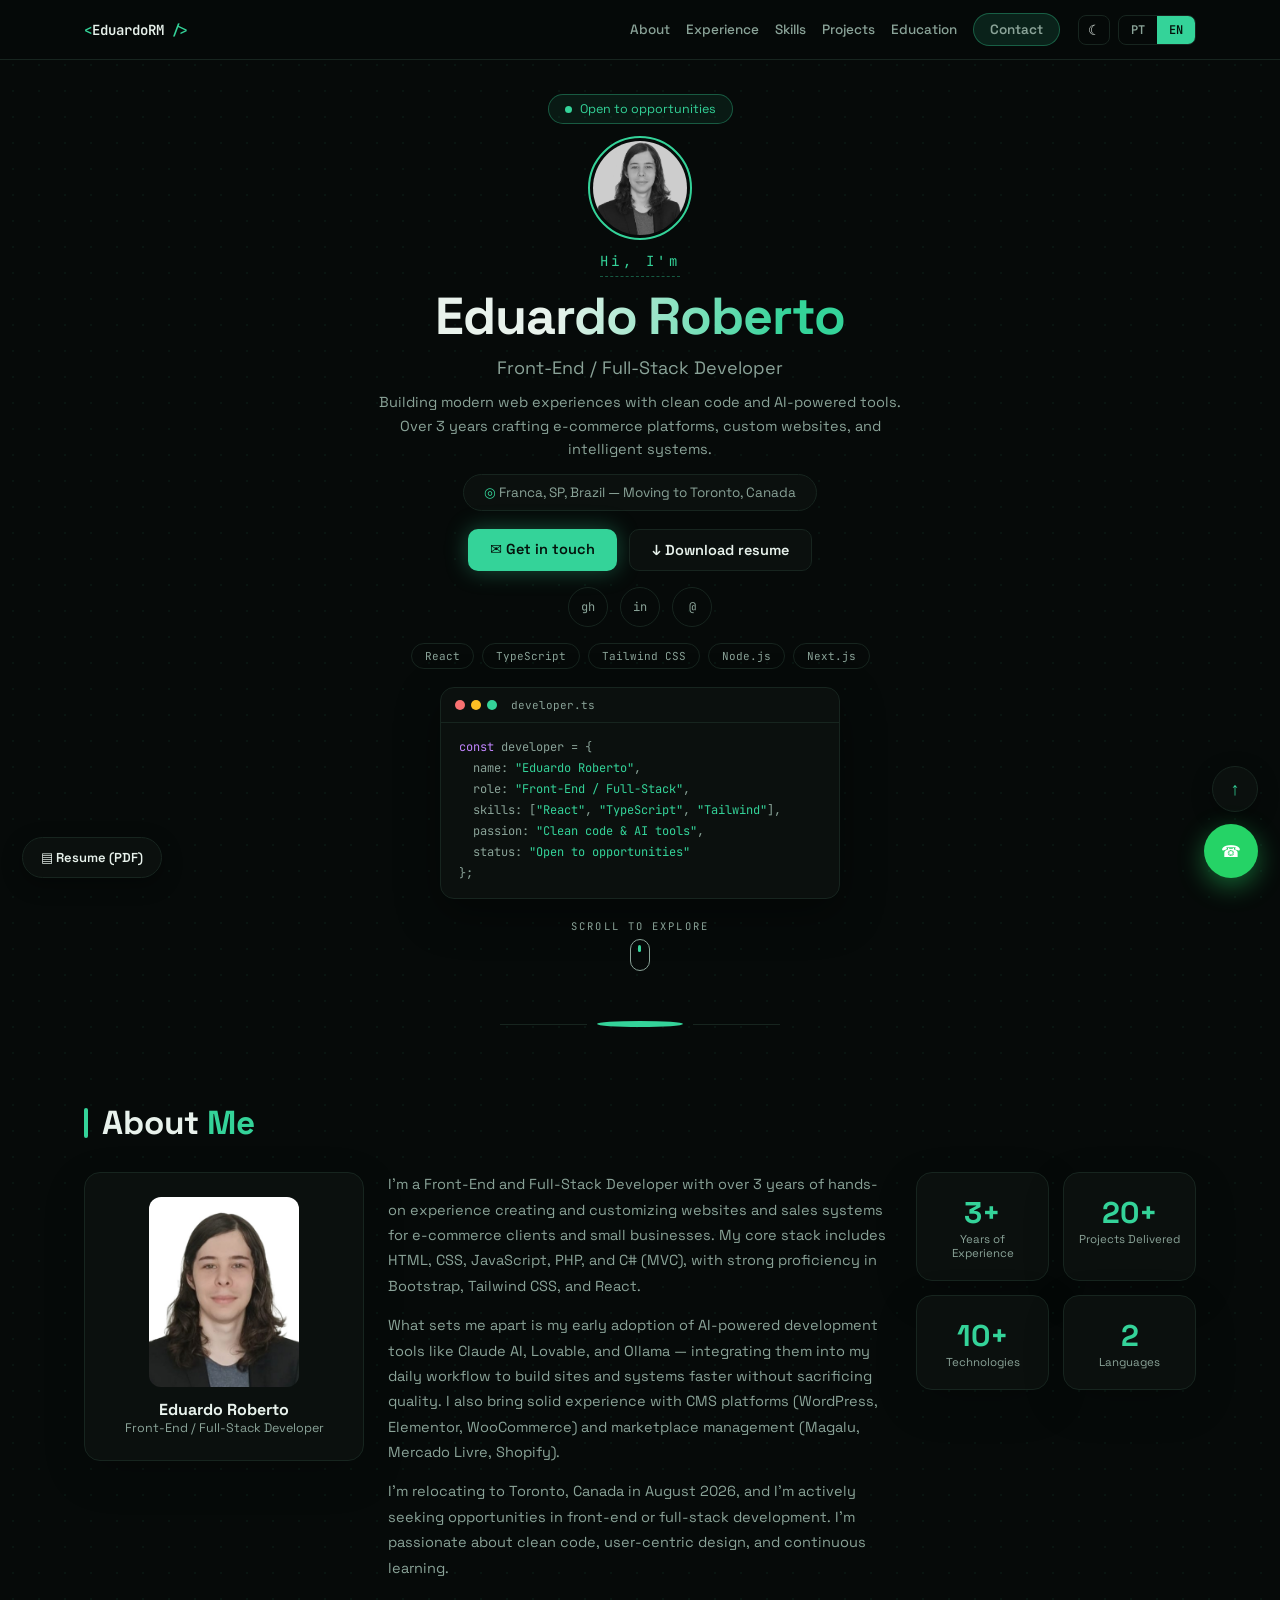
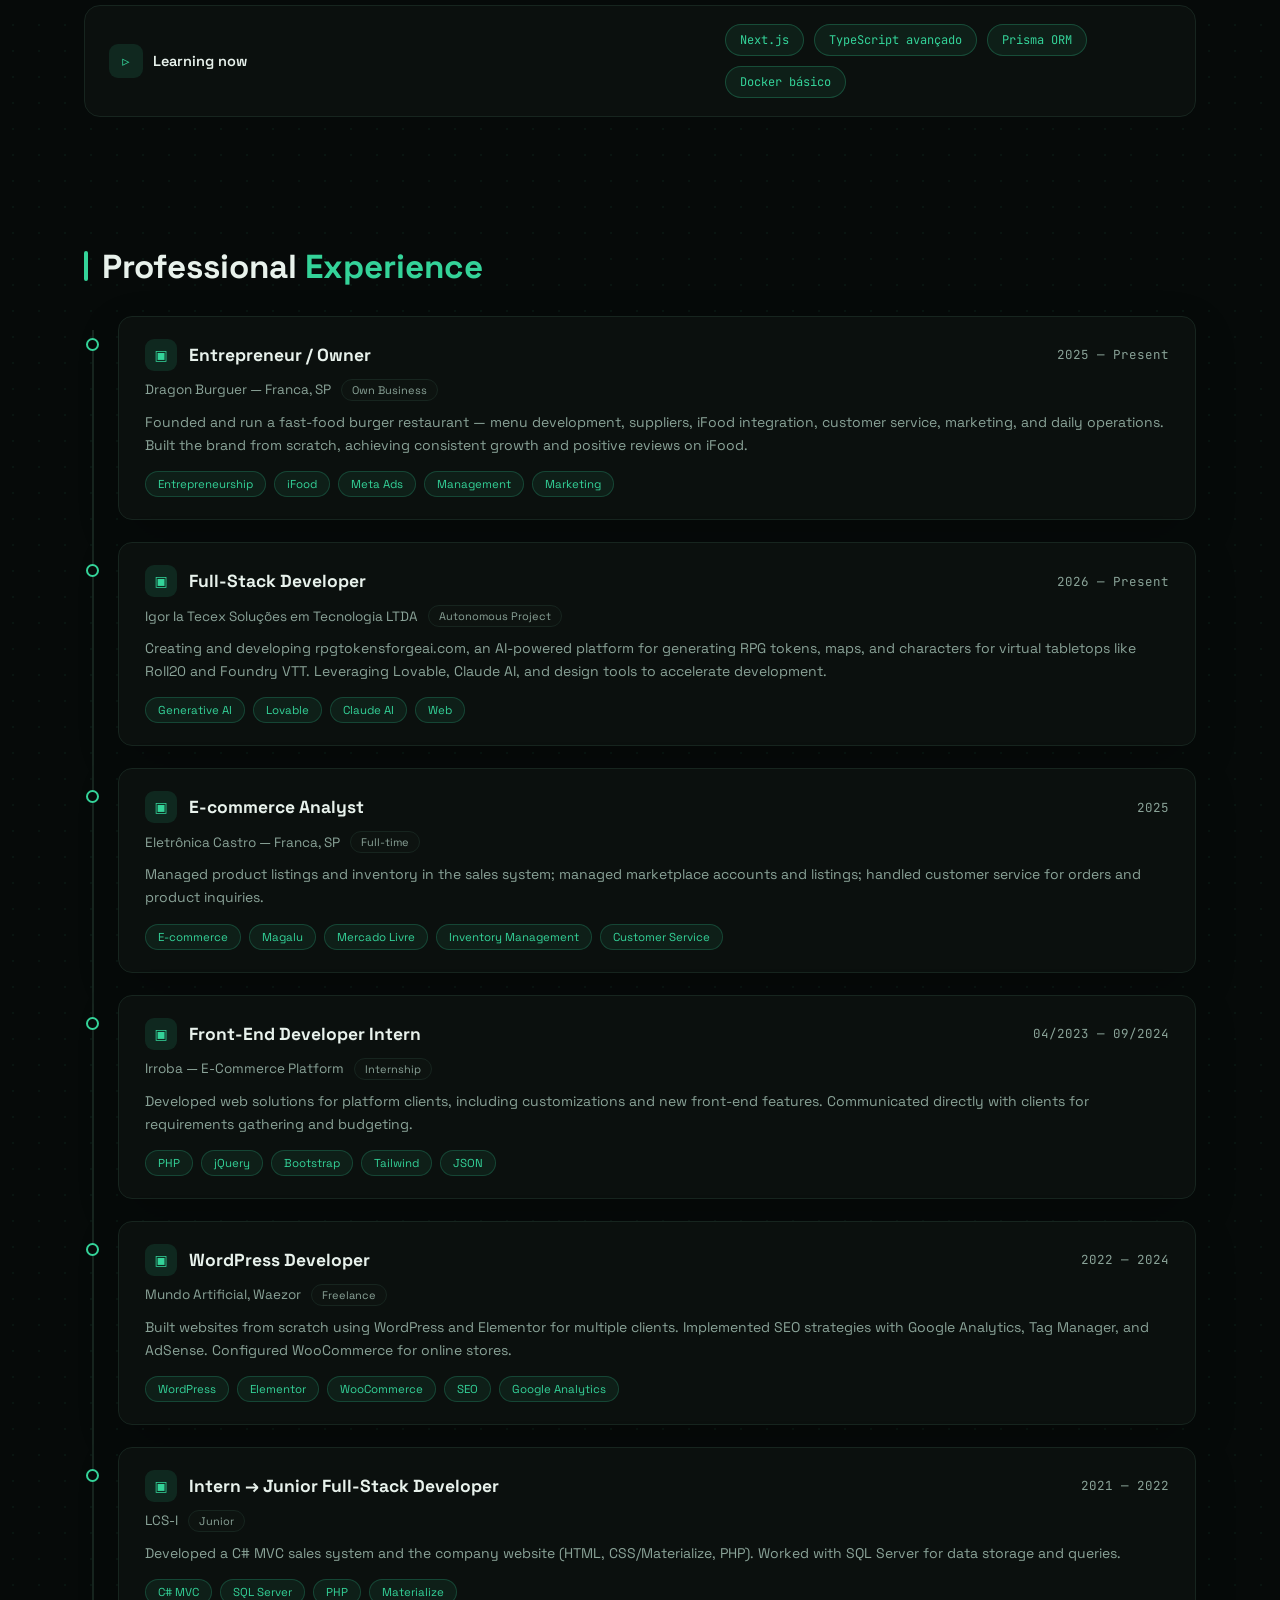
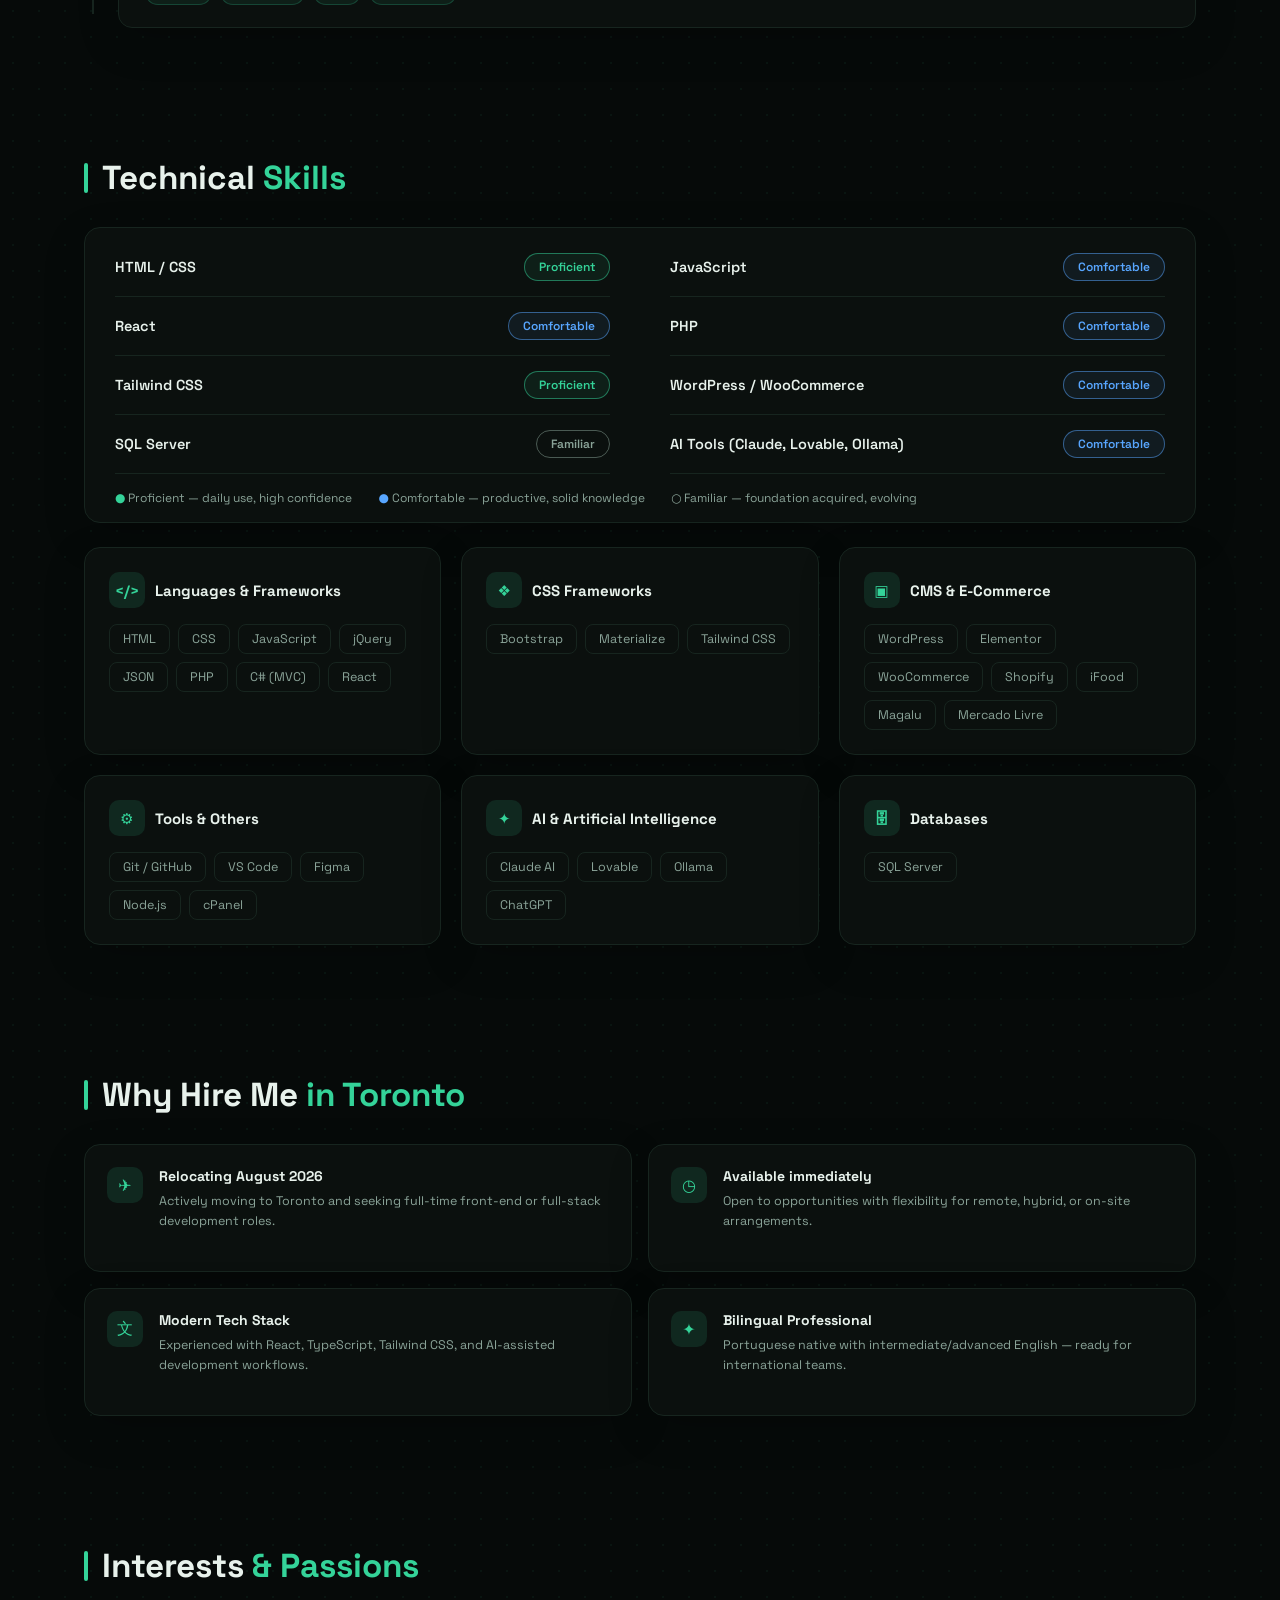
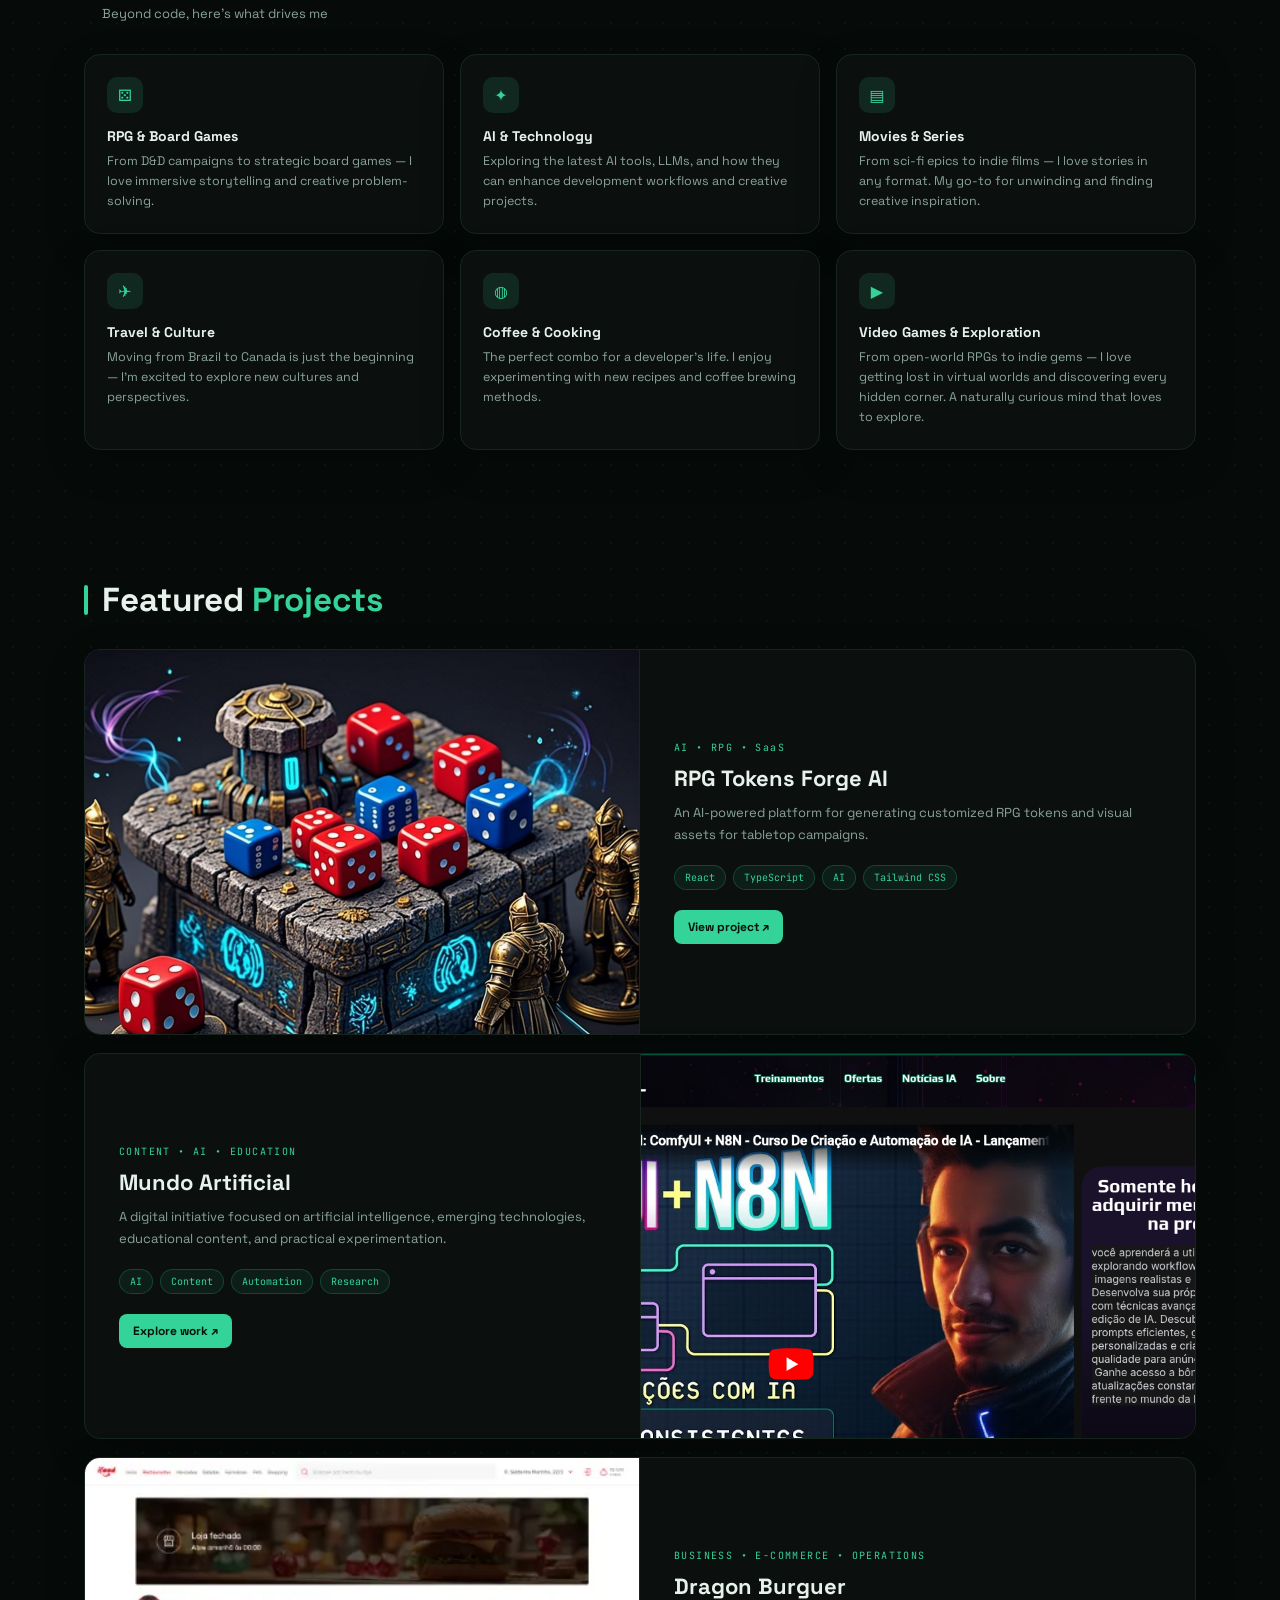
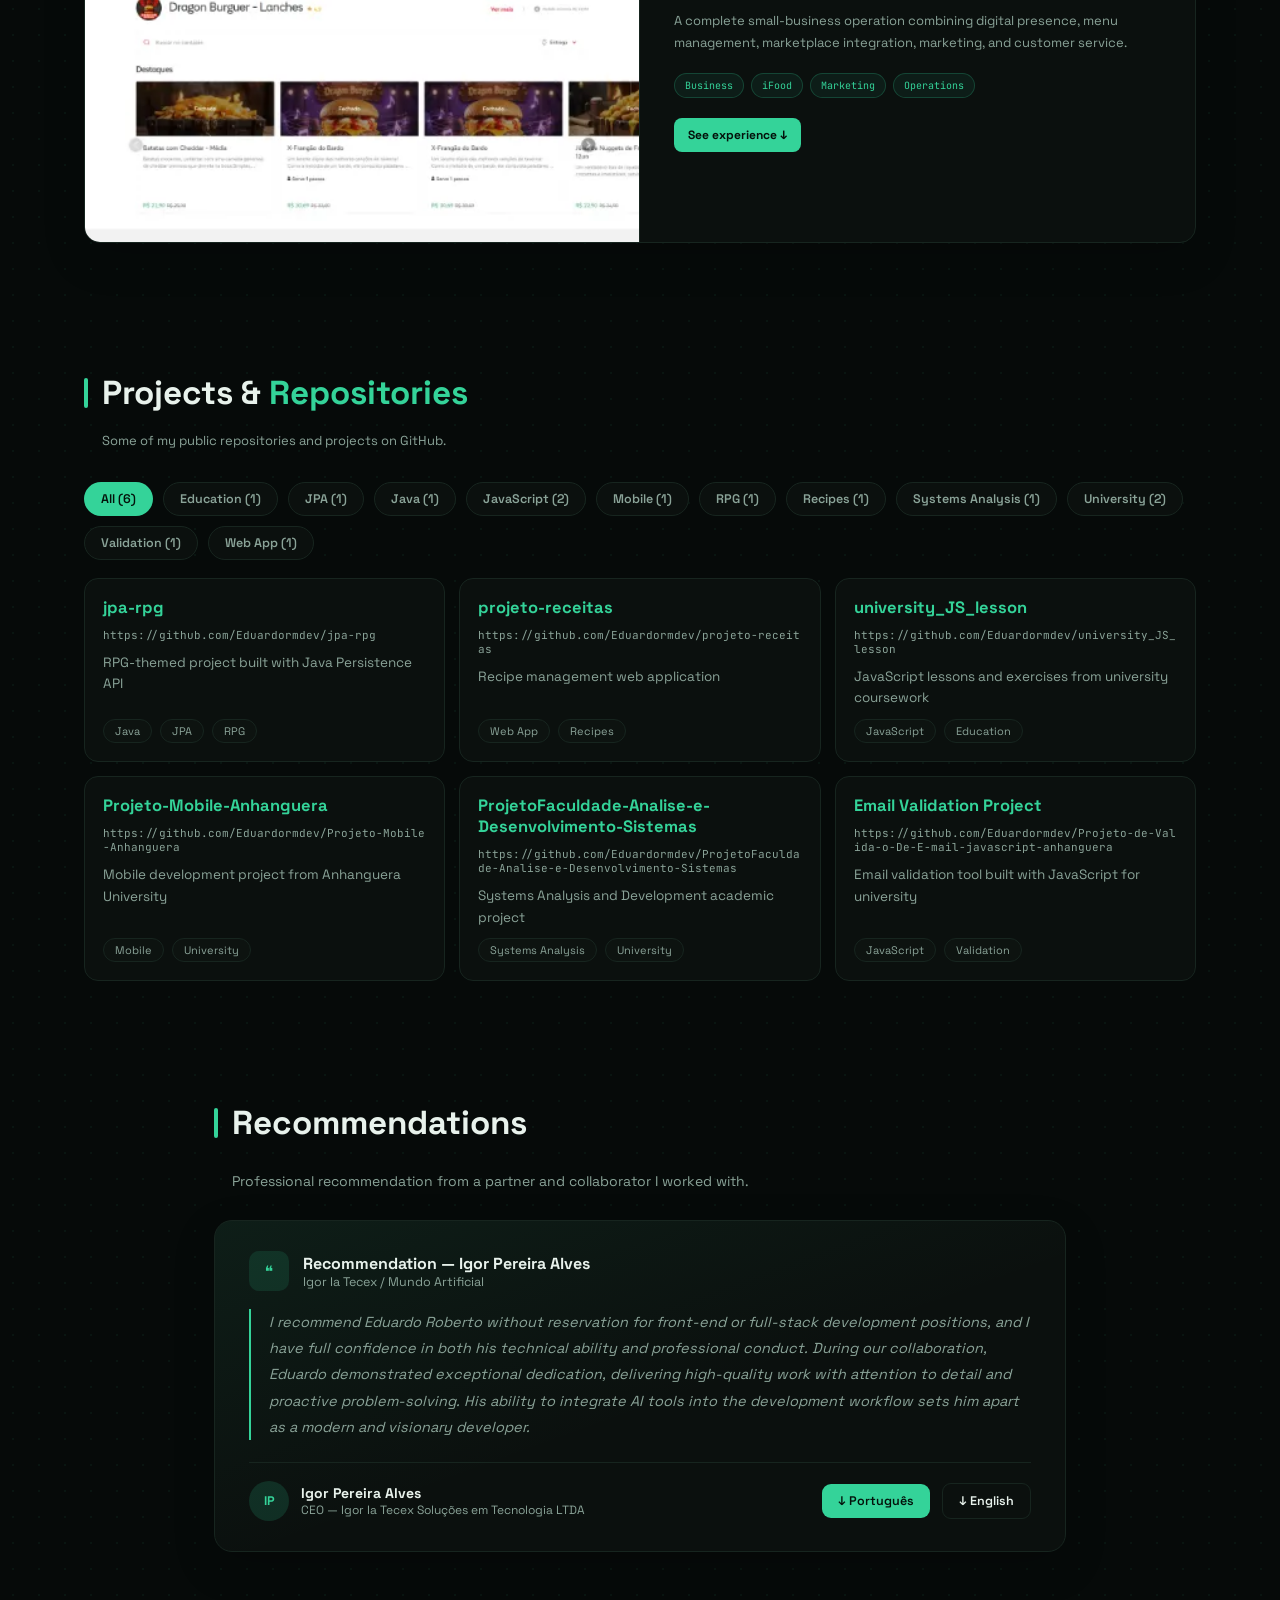
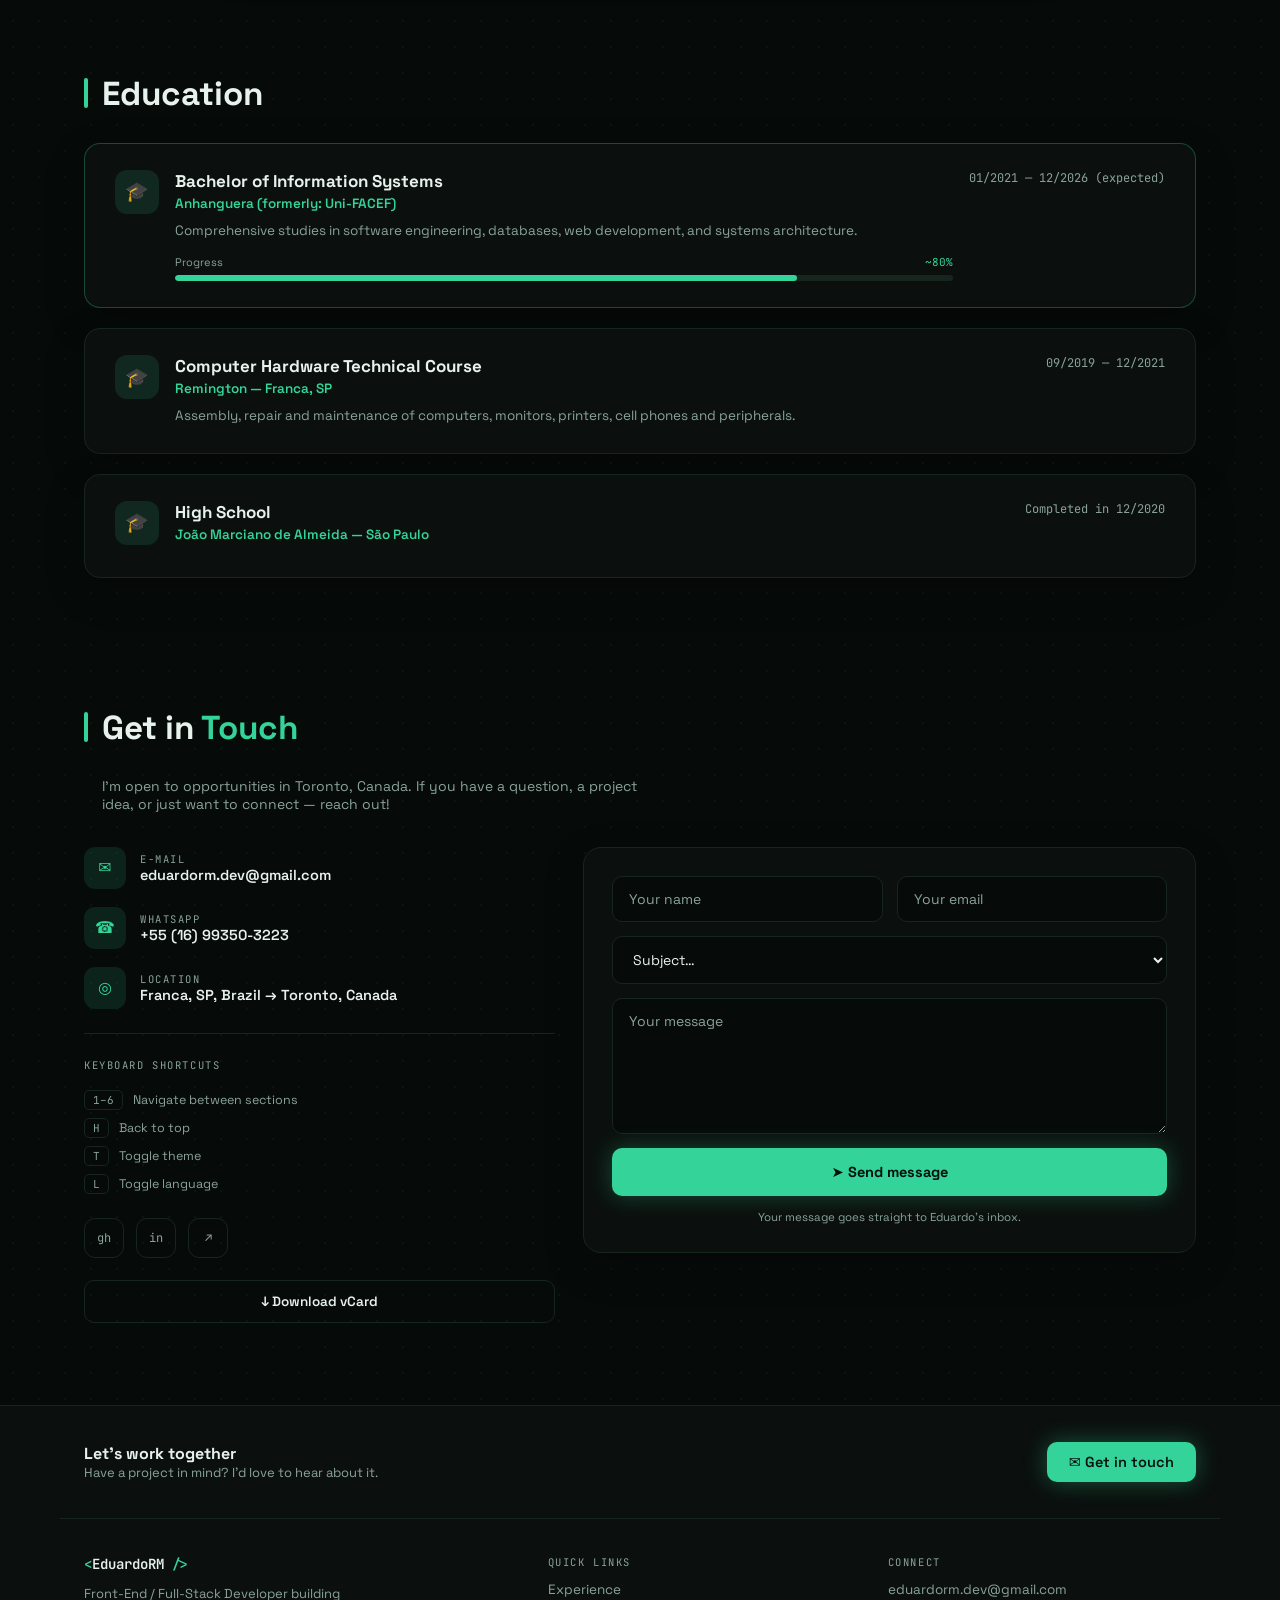
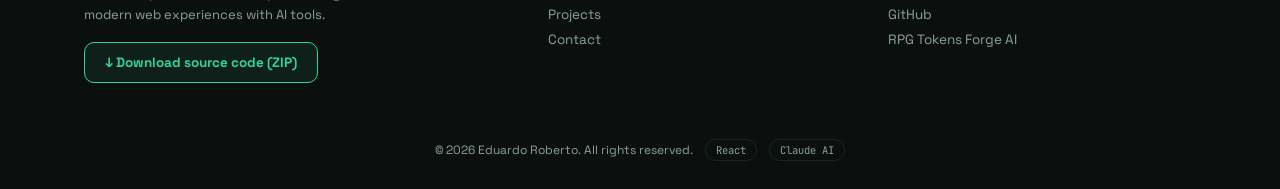
<file: index.html>
<!DOCTYPE html>
<html lang="en">
<head>
  <meta charset="utf-8">
  <meta name="viewport" content="width=device-width, initial-scale=1">
  <title>Eduardo Roberto — Front-End / Full-Stack Developer</title>
  <link rel="preconnect" href="https://fonts.googleapis.com">
  <link href="https://fonts.googleapis.com/css2?family=Space+Grotesk:wght@400;500;600;700&family=JetBrains+Mono:wght@400;500;600&display=swap" rel="stylesheet">
  <link rel="stylesheet" href="css/style.css">
  <link rel="stylesheet" href="css/portfolio-layout.css">
</head>
<body>
<div id="app">
  <header class="nav">
    <nav class="nav-inner">
      <a href="#hero" class="nav-logo"><span class="accent">&lt;</span>EduardoRM <span class="accent">/&gt;</span></a>
      <div style="flex:1"></div>
      <div class="nav-links"></div>
      <div class="nav-actions">
        <button id="themeBtn" class="btn-theme" title="Theme (T)">☾</button>
        <div class="lang-switch">
          <button id="btnPT" class="lang-btn">PT</button>
          <button id="btnEN" class="lang-btn">EN</button>
        </div>
      </div>
    </nav>
  </header>

  <main>
    <section id="hero" class="hero">
      <div id="heroBadge" class="hero-badge"><span class="dot"></span>Open to opportunities</div>
      <div class="hero-avatar"><img src="assets/foto-pb.jpg" alt="Eduardo Roberto"></div>
      <div id="heroGreeting" class="hero-subtitle">Hi, I'm</div>
      <h1>Eduardo Roberto</h1>
      <p id="heroRole" class="hero-role">Front-End / Full-Stack Developer</p>
      <p id="heroDesc" class="hero-desc">Building modern web experiences with clean code and AI-powered tools. Over 3 years crafting e-commerce platforms, custom websites, and intelligent systems.</p>
      <div id="heroLocation" class="hero-location"><span class="icon">◎</span> Franca, SP, Brazil — Moving to Toronto, Canada</div>
      <div class="hero-buttons">
        <a href="#contact" id="heroBtn1" class="btn-primary">✉ Get in touch</a>
        <a href="assets/Eduardo_Roberto_Resume_EN.pdf" download id="heroBtn2" class="btn-secondary">↓ Download resume</a>
      </div>
      <div class="hero-social">
        <a href="https://github.com/Eduardormdev" target="_blank" title="GitHub" class="social-circle">gh</a>
        <a href="https://www.linkedin.com/in/eduardo-roberto-mendes-194a232a3/" target="_blank" title="LinkedIn" class="social-circle">in</a>
        <a href="mailto:eduardorm.dev@gmail.com" target="_blank" title="Email" class="social-circle">@</a>
      </div>
      <div class="hero-tags"><span>React</span><span>TypeScript</span><span>Tailwind CSS</span><span>Node.js</span><span>Next.js</span></div>
      <div class="code-block">
        <div class="code-bar">
          <span class="code-dot" style="background:#f87171"></span>
          <span class="code-dot" style="background:#fbbf24"></span>
          <span class="code-dot" style="background:#34d399"></span>
          <span class="filename">developer.ts</span>
        </div>
        <pre><span class="kw">const</span> developer = {
  name: <span class="str">"Eduardo Roberto"</span>,
  role: <span class="str">"Front-End / Full-Stack"</span>,
  skills: [<span class="str">"React"</span>, <span class="str">"TypeScript"</span>, <span class="str">"Tailwind"</span>],
  passion: <span class="str">"Clean code &amp; AI tools"</span>,
  status: <span class="str">"Open to opportunities"</span>
};</pre>
      </div>
      <div class="scroll-hint"><span id="heroScrollText">SCROLL TO EXPLORE</span><div class="scroll-mouse"><span class="dot"></span></div></div>
    </section>

    <div class="divider"><span></span><span class="dot"></span><span></span></div>

    <section id="about" style="max-width:1160px;margin:0 auto;padding:56px 24px">
      <div class="section-title"><span class="bar"></span><h2 id="aboutTitle">About <span class="accent">Me</span></h2></div>
      <div class="about-grid">
        <div class="about-card"><img src="assets/foto-branca.jpg" alt="Eduardo Roberto"><div><div class="name">Eduardo Roberto</div><div class="role">Front-End / Full-Stack Developer</div></div></div>
        <div class="about-text">
          <p id="aboutP1">I'm a Front-End and Full-Stack Developer with over 3 years of hands-on experience creating and customizing websites and sales systems for e-commerce clients and small businesses. My core stack includes HTML, CSS, JavaScript, PHP, and C# (MVC), with strong proficiency in Bootstrap, Tailwind CSS, and React.</p>
          <p id="aboutP2">What sets me apart is my early adoption of AI-powered development tools like Claude AI, Lovable, and Ollama — integrating them into my daily workflow to build sites and systems faster without sacrificing quality. I also bring solid experience with CMS platforms (WordPress, Elementor, WooCommerce) and marketplace management (Magalu, Mercado Livre, Shopify).</p>
          <p id="aboutP3">I'm relocating to Toronto, Canada in August 2026, and I'm actively seeking opportunities in front-end or full-stack development. I'm passionate about clean code, user-centric design, and continuous learning.</p>
        </div>
        <div class="stats-grid">
          <div class="stat-card"><div class="number">3+</div><div class="label" id="statYearsLabel">Years of Experience</div></div>
          <div class="stat-card"><div class="number">20+</div><div class="label" id="statProjectsLabel">Projects Delivered</div></div>
          <div class="stat-card"><div class="number">10+</div><div class="label" id="statTechLabel">Technologies</div></div>
          <div class="stat-card"><div class="number">2</div><div class="label" id="statLangsLabel">Languages</div></div>
        </div>
      </div>
      <div class="learning-bar"><div class="label" id="learningTitle"><span class="icon">▹</span>Learning now</div><div style="flex:1"></div><div class="learning-tags"><span class="learning-tag">Next.js</span><span class="learning-tag">TypeScript avançado</span><span class="learning-tag">Prisma ORM</span><span class="learning-tag">Docker básico</span></div></div>
    </section>

    <section id="experience" style="max-width:1160px;margin:0 auto;padding:56px 24px">
      <div class="section-title"><span class="bar"></span><h2 id="expTitle">Professional <span class="accent">Experience</span></h2></div>
      <div class="timeline"></div>
    </section>

    <section id="skills" style="max-width:1160px;margin:0 auto;padding:56px 24px">
      <div class="section-title"><span class="bar"></span><h2 id="skillsTitle">Technical <span class="accent">Skills</span></h2></div>
      <div class="skills-panel"><div class="skills-grid"></div><div class="skill-legend"></div></div>
      <div class="skill-categories"></div>
    </section>

    <section id="toronto" style="max-width:1160px;margin:0 auto;padding:56px 24px">
      <div class="section-title"><span class="bar"></span><h2 data-en-html="Why Hire Me <span class='accent'>in Toronto</span>" data-pt-html="Por que me contratar <span class='accent'>em Toronto</span>">Why Hire Me <span class="accent">in Toronto</span></h2></div>
      <div class="toronto-grid">
        <div class="toronto-card"><span class="extra-card-icon">✈</span><div><div class="extra-card-title" data-en="Relocating August 2026" data-pt="Mudança em agosto de 2026">Relocating August 2026</div><div class="extra-card-text" data-en="Actively moving to Toronto and seeking full-time front-end or full-stack development roles." data-pt="Mudança ativa para Toronto em busca de vagas full-time de desenvolvimento front-end ou full-stack.">Actively moving to Toronto and seeking full-time front-end or full-stack development roles.</div></div></div>
        <div class="toronto-card"><span class="extra-card-icon">◷</span><div><div class="extra-card-title" data-en="Available immediately" data-pt="Disponibilidade imediata">Available immediately</div><div class="extra-card-text" data-en="Open to opportunities with flexibility for remote, hybrid, or on-site arrangements." data-pt="Aberto a oportunidades com flexibilidade para regimes remoto, híbrido ou presencial.">Open to opportunities with flexibility for remote, hybrid, or on-site arrangements.</div></div></div>
        <div class="toronto-card"><span class="extra-card-icon">文</span><div><div class="extra-card-title" data-en="Modern Tech Stack" data-pt="Stack de tecnologia moderno">Modern Tech Stack</div><div class="extra-card-text" data-en="Experienced with React, TypeScript, Tailwind CSS, and AI-assisted development workflows." data-pt="Experiência com React, TypeScript, Tailwind CSS e fluxos de desenvolvimento assistidos por IA.">Experienced with React, TypeScript, Tailwind CSS, and AI-assisted development workflows.</div></div></div>
        <div class="toronto-card"><span class="extra-card-icon">✦</span><div><div class="extra-card-title" data-en="Bilingual Professional" data-pt="Profissional bilíngue">Bilingual Professional</div><div class="extra-card-text" data-en="Portuguese native with intermediate/advanced English — ready for international teams." data-pt="Português nativo com inglês intermediário/avançado — pronto para times internacionais.">Portuguese native with intermediate/advanced English — ready for international teams.</div></div></div>
      </div>
    </section>

    <section id="interests" style="max-width:1160px;margin:0 auto;padding:56px 24px">
      <div class="section-title interests-title"><span class="bar"></span><h2 data-en-html="Interests <span class='accent'>&amp; Passions</span>" data-pt-html="Interesses <span class='accent'>&amp; Paixões</span>">Interests <span class="accent">&amp; Passions</span></h2></div>
      <p class="interests-subtitle" data-en="Beyond code, here's what drives me" data-pt="Além do código, é isso que me move">Beyond code, here's what drives me</p>
      <div class="interests-grid">
        <div class="interest-card"><span class="extra-card-icon">⚄</span><div class="extra-card-title" data-en="RPG &amp; Board Games" data-pt="RPG &amp; Jogos de tabuleiro">RPG &amp; Board Games</div><div class="extra-card-text" data-en="From D&amp;D campaigns to strategic board games — I love immersive storytelling and creative problem-solving." data-pt="De campanhas de D&amp;D a jogos estratégicos — amo narrativas imersivas e resolução criativa de problemas.">From D&amp;D campaigns to strategic board games — I love immersive storytelling and creative problem-solving.</div></div>
        <div class="interest-card"><span class="extra-card-icon">✦</span><div class="extra-card-title" data-en="AI &amp; Technology" data-pt="IA &amp; Tecnologia">AI &amp; Technology</div><div class="extra-card-text" data-en="Exploring the latest AI tools, LLMs, and how they can enhance development workflows and creative projects." data-pt="Explorando as ferramentas de IA e LLMs mais recentes, e como elas potencializam fluxos de desenvolvimento e projetos criativos.">Exploring the latest AI tools, LLMs, and how they can enhance development workflows and creative projects.</div></div>
        <div class="interest-card"><span class="extra-card-icon">▤</span><div class="extra-card-title" data-en="Movies &amp; Series" data-pt="Filmes &amp; Séries">Movies &amp; Series</div><div class="extra-card-text" data-en="From sci-fi epics to indie films — I love stories in any format. My go-to for unwinding and finding creative inspiration." data-pt="De épicos sci-fi a filmes indie — amo histórias em qualquer formato; meu jeito de relaxar e achar inspiração criativa.">From sci-fi epics to indie films — I love stories in any format. My go-to for unwinding and finding creative inspiration.</div></div>
        <div class="interest-card"><span class="extra-card-icon">✈</span><div class="extra-card-title" data-en="Travel &amp; Culture" data-pt="Viagens &amp; Cultura">Travel &amp; Culture</div><div class="extra-card-text" data-en="Moving from Brazil to Canada is just the beginning — I'm excited to explore new cultures and perspectives." data-pt="Mudar do Brasil para o Canadá é só o começo — estou animado para explorar novas culturas e perspectivas.">Moving from Brazil to Canada is just the beginning — I'm excited to explore new cultures and perspectives.</div></div>
        <div class="interest-card"><span class="extra-card-icon">◍</span><div class="extra-card-title" data-en="Coffee &amp; Cooking" data-pt="Café &amp; Cozinha">Coffee &amp; Cooking</div><div class="extra-card-text" data-en="The perfect combo for a developer's life. I enjoy experimenting with new recipes and coffee brewing methods." data-pt="O combo perfeito para a vida de dev. Gosto de experimentar novas receitas e métodos de preparo de café.">The perfect combo for a developer's life. I enjoy experimenting with new recipes and coffee brewing methods.</div></div>
        <div class="interest-card"><span class="extra-card-icon">▶</span><div class="extra-card-title" data-en="Video Games &amp; Exploration" data-pt="Video Games &amp; Exploração">Video Games &amp; Exploration</div><div class="extra-card-text" data-en="From open-world RPGs to indie gems — I love getting lost in virtual worlds and discovering every hidden corner. A naturally curious mind that loves to explore." data-pt="De RPGs de mundo aberto a jogos indie — amo me perder em mundos virtuais e descobrir cada canto escondido. Uma mente curiosa que adora explorar.">From open-world RPGs to indie gems — I love getting lost in virtual worlds and discovering every hidden corner. A naturally curious mind that loves to explore.</div></div>
      </div>
    </section>


    <section id="featured-projects" class="portfolio-section featured-projects">
      <div class="section-title">
        <span class="bar"></span>
        <h2 data-en-html="Featured <span class='accent'>Projects</span>" data-pt-html="Projetos <span class='accent'>em destaque</span>">
          Featured <span class="accent">Projects</span>
        </h2>
      </div>

      <div class="featured-projects-list">
        <article class="featured-project-card">
          <div class="featured-project-media">
            <img src="assets/featured-rpg.png" alt="RPG Tokens Forge AI" class="featured-project-image" width="1200" height="675" loading="lazy">
          </div>
          <div class="featured-project-content">
            <div class="featured-project-kicker">AI • RPG • SaaS</div>
            <h3>RPG Tokens Forge AI</h3>
            <p data-en="An AI-powered platform for generating customized RPG tokens and visual assets for tabletop campaigns."
               data-pt="Plataforma com inteligência artificial para gerar tokens personalizados e recursos visuais para campanhas de RPG.">
              An AI-powered platform for generating customized RPG tokens and visual assets for tabletop campaigns.
            </p>
            <div class="featured-project-tags">
              <span>React</span><span>TypeScript</span><span>AI</span><span>Tailwind CSS</span>
            </div>
            <a href="https://rpgtokensforgeai.com" target="_blank" class="featured-project-button"
               data-en="View project ↗" data-pt="Ver projeto ↗">View project ↗</a>
          </div>
        </article>

        <article class="featured-project-card featured-project-card-reverse">
          <div class="featured-project-media">
            <img src="assets/featured-artificial.png" alt="Mundo Artificial" class="featured-project-image" width="1280" height="720" loading="lazy">
          </div>
          <div class="featured-project-content">
            <div class="featured-project-kicker">CONTENT • AI • EDUCATION</div>
            <h3>Mundo Artificial</h3>
            <p data-en="A digital initiative focused on artificial intelligence, emerging technologies, educational content, and practical experimentation."
               data-pt="Iniciativa digital focada em inteligência artificial, tecnologias emergentes, conteúdo educacional e experimentação prática.">
              A digital initiative focused on artificial intelligence, emerging technologies, educational content, and practical experimentation.
            </p>
            <div class="featured-project-tags">
              <span>AI</span><span>Content</span><span>Automation</span><span>Research</span>
            </div>
            <a href="https://github.com/Eduardormdev" target="_blank" class="featured-project-button"
               data-en="Explore work ↗" data-pt="Explorar trabalho ↗">Explore work ↗</a>
          </div>
        </article>

        <article class="featured-project-card">
          <div class="featured-project-media">
            <img src="assets/featured-burger.png" alt="Dragon Burguer" class="featured-project-image" width="1200" height="675" loading="lazy">
          </div>
          <div class="featured-project-content">
            <div class="featured-project-kicker">BUSINESS • E-COMMERCE • OPERATIONS</div>
            <h3>Dragon Burguer</h3>
            <p data-en="A complete small-business operation combining digital presence, menu management, marketplace integration, marketing, and customer service."
               data-pt="Operação completa de pequeno negócio combinando presença digital, gestão de cardápio, integração com marketplace, marketing e atendimento.">
              A complete small-business operation combining digital presence, menu management, marketplace integration, marketing, and customer service.
            </p>
            <div class="featured-project-tags">
              <span>Business</span><span>iFood</span><span>Marketing</span><span>Operations</span>
            </div>
            <a href="#experience" class="featured-project-button"
               data-en="See experience ↓" data-pt="Ver experiência ↓">See experience ↓</a>
          </div>
        </article>
      </div>
    </section>

    <section id="projects" class="portfolio-section repositories-section">
      <div class="section-title">
        <span class="bar"></span>
        <h2 id="projTitle">GitHub &amp; <span class="accent">Repositories</span></h2>
      </div>
      <p id="projSubtitle" class="section-subtitle">Some of my public repositories and projects on GitHub.</p>
      <div class="filter-bar"></div>
      <div class="projects-grid"></div>
    </section>

    <section style="max-width:900px;margin:0 auto;padding:56px 24px">
      <div class="section-title"><span class="bar"></span><h2 id="recTitle">Recommendations</h2></div>
      <p id="recSubtitle" style="margin:0 0 30px 18px;font-size:14px;color:var(--muted,#8aa398)">Professional recommendation from a partner and collaborator I worked with.</p>
      <div class="rec-card">
        <div class="rec-header"><span class="rec-icon">❝</span><div><div id="recName" class="name">Recommendation — Igor Pereira Alves</div><div id="recRole" class="role">Igor Ia Tecex / Mundo Artificial</div></div></div>
        <blockquote id="recQuote" class="rec-quote">I recommend Eduardo Roberto without reservation for front-end or full-stack development positions, and I have full confidence in both his technical ability and professional conduct. During our collaboration, Eduardo demonstrated exceptional dedication, delivering high-quality work with attention to detail and proactive problem-solving. His ability to integrate AI tools into the development workflow sets him apart as a modern and visionary developer.</blockquote>
        <div class="rec-footer"><span class="rec-avatar">IP</span><div><div id="recPersonName" class="name">Igor Pereira Alves</div><div id="recPersonRole" class="role">CEO — Igor Ia Tecex Soluções em Tecnologia LTDA</div></div><div style="flex:1"></div><a href="assets/recommendation-pt.pdf" target="_blank" id="recBtnPT" class="rec-btn rec-btn-primary">↓ Português</a><a href="assets/recommendation-en.pdf" target="_blank" id="recBtnEN" class="rec-btn rec-btn-secondary">↓ English</a></div>
      </div>
    </section>

    <section id="education" style="max-width:1160px;margin:0 auto;padding:56px 24px">
      <div class="section-title"><span class="bar"></span><h2 id="eduTitle">Education</h2></div>
      <div class="education-list">
        <div class="edu-card highlight"><span class="edu-icon">🎓</span><div class="edu-content"><div id="edu1Title" class="edu-title">Bachelor of Information Systems</div><div id="edu1Inst" class="edu-institution">Anhanguera (formerly: Uni-FACEF)</div><div id="edu1Desc" class="edu-desc">Comprehensive studies in software engineering, databases, web development, and systems architecture.</div><div class="edu-progress"><div class="edu-progress-header"><span id="edu1Progress">Progress</span><span style="font-family:'JetBrains Mono',monospace;color:var(--accent,#34d399)">~80%</span></div><div class="edu-progress-bar"><div class="edu-progress-fill" style="width:80%"></div></div></div></div><span id="edu1Date" class="edu-date">01/2021 — 12/2026 (expected)</span></div>
        <div class="edu-card"><span class="edu-icon">🎓</span><div class="edu-content"><div id="edu2Title" class="edu-title">Computer Hardware Technical Course</div><div id="edu2Inst" class="edu-institution">Remington — Franca, SP</div><div id="edu2Desc" class="edu-desc">Assembly, repair and maintenance of computers, monitors, printers, cell phones and peripherals.</div></div><span id="edu2Date" class="edu-date">09/2019 — 12/2021</span></div>
        <div class="edu-card"><span class="edu-icon">🎓</span><div class="edu-content"><div id="edu3Title" class="edu-title">High School</div><div id="edu3Inst" class="edu-institution">João Marciano de Almeida — São Paulo</div></div><span id="edu3Date" class="edu-date">Completed in 12/2020</span></div>
      </div>
    </section>

    <section id="contact" style="max-width:1160px;margin:0 auto;padding:56px 24px 72px">
      <div class="section-title"><span class="bar"></span><h2 id="contactTitle">Get in <span class="accent">Touch</span></h2></div>
      <p id="contactSubtitle" style="margin:0 0 34px 18px;font-size:14px;color:var(--muted,#8aa398);max-width:60ch">I'm open to opportunities in Toronto, Canada. If you have a question, a project idea, or just want to connect — reach out!</p>
      <div class="contact-grid">
        <div class="contact-info">
          <div class="contact-item"><span class="contact-icon">✉</span><div><div id="labelEmail" class="contact-label">E-MAIL</div><div class="contact-value"><a href="mailto:eduardorm.dev@gmail.com" target="_blank">eduardorm.dev@gmail.com</a></div></div></div>
          <div class="contact-item"><span class="contact-icon">☎</span><div><div id="labelWhatsapp" class="contact-label">WHATSAPP</div><div class="contact-value"><a href="https://wa.me/5516993503223" target="_blank">+55 (16) 99350-3223</a></div></div></div>
          <div class="contact-item"><span class="contact-icon">◎</span><div><div id="labelLocation" class="contact-label">LOCATION</div><div id="locationText" class="contact-value">Franca, SP, Brazil → Toronto, Canada</div></div></div>
          <div class="contact-divider"></div>
          <div id="shortcutsTitle" class="shortcuts-title">KEYBOARD SHORTCUTS</div>
          <div class="shortcut-list"><div class="shortcut"><kbd>1–6</kbd><span id="shortcutNavText">Navigate between sections</span></div><div class="shortcut"><kbd>H</kbd><span id="shortcutTopText">Back to top</span></div><div class="shortcut"><kbd>T</kbd><span id="shortcutThemeText">Toggle theme</span></div><div class="shortcut"><kbd>L</kbd><span id="shortcutLangText">Toggle language</span></div></div>
          <div class="contact-socials"><a href="https://github.com/Eduardormdev" target="_blank" class="social-square">gh</a><a href="https://www.linkedin.com/in/eduardo-roberto-mendes-194a232a3/" target="_blank" class="social-square">in</a><a href="https://rpgtokensforgeai.com" target="_blank" class="social-square">↗</a></div>
          <a id="vcardBtn" href="#" download="Eduardo_Roberto.vcf" class="vcard-btn">↓ Download vCard</a>
        </div>
        <div class="contact-form">
          <div class="form-row"><input id="formName" type="text" class="form-input" placeholder="Your name"><input id="formEmail" type="email" class="form-input" placeholder="Your email"></div>
          <select id="formSubject" class="form-input"><option value="">Subject…</option><option value="Job offer">Job offer</option><option value="Interview invitation">Interview invitation</option><option value="Freelance project">Freelance project</option><option value="Partnership / Collaboration">Partnership / Collaboration</option><option value="Question">Question</option><option value="Other">Other</option></select>
          <textarea id="formMessage" class="form-input" rows="6" placeholder="Your message"></textarea><button id="sendBtn" class="btn-send">➤ Send message</button><div id="formNote" class="form-note">Your message goes straight to Eduardo's inbox.</div>
        </div>
      </div>
    </section>
  </main>

  <footer class="footer">
    <div class="footer-cta"><div><div id="footerCtaTitle" class="title">Let's work together</div><div id="footerCtaSub" class="subtitle">Have a project in mind? I'd love to hear about it.</div></div><div style="flex:1"></div><a href="#contact" id="footerCtaBtn" class="btn-primary">✉ Get in touch</a></div>
    <div class="footer-links">
      <div><div class="nav-logo"><span class="accent">&lt;</span>EduardoRM <span class="accent">/&gt;</span></div><p id="footerDesc" style="margin:10px 0 0;font-size:13px;line-height:1.65;color:var(--muted,#8aa398);max-width:34ch">Front-End / Full-Stack Developer building modern web experiences with AI tools.</p><a href="download.html" id="downloadZipBtn" class="footer-download-btn">↓ Download source code (ZIP)</a></div>
      <div><div id="footerQuickTitle" class="footer-col-title">QUICK LINKS</div><div class="footer-col-links"><a href="#experience" id="footerLink1">Experience</a><a href="#projects" id="footerLink2">Projects</a><a href="#contact" id="footerLink3">Contact</a></div></div>
      <div><div id="footerConnectTitle" class="footer-col-title">CONNECT</div><div class="footer-col-links"><a href="mailto:eduardorm.dev@gmail.com" target="_blank">eduardorm.dev@gmail.com</a><a href="https://github.com/Eduardormdev" target="_blank">GitHub</a><a href="https://rpgtokensforgeai.com" target="_blank">RPG Tokens Forge AI</a></div></div>
    </div>
    <div class="footer-bottom"><span id="copyright">© 2026 Eduardo Roberto. All rights reserved.</span><span class="footer-tag">React</span><span class="footer-tag">Claude AI</span></div>
  </footer>

  <a id="floatResume" href="assets/Eduardo_Roberto_Resume_EN.pdf" download class="float-resume">▤ Resume (PDF)</a>
  <button id="scrollTopBtn" class="btn-top" title="Top">↑</button>
  <a href="https://wa.me/5516993503223" target="_blank" title="WhatsApp" class="btn-whatsapp">☎</a>
</div>

<script src="js/main.js"></script>
<script>
  (function () {
    function syncExtraSections() {
      const lang = document.getElementById('btnPT')?.classList.contains('active') ? 'pt' : 'en';
      document.documentElement.lang = lang === 'pt' ? 'pt-BR' : 'en';
      document.querySelectorAll('[data-en][data-pt]').forEach(function (element) {
        element.innerHTML = element.getAttribute('data-' + lang);
      });
      document.querySelectorAll('[data-en-html][data-pt-html]').forEach(function (element) {
        element.innerHTML = element.getAttribute('data-' + lang + '-html');
      });
    }
    const ptButton = document.getElementById('btnPT');
    const enButton = document.getElementById('btnEN');
    ptButton?.addEventListener('click', function () { setTimeout(syncExtraSections); });
    enButton?.addEventListener('click', function () { setTimeout(syncExtraSections); });
    const observer = new MutationObserver(syncExtraSections);
    if (ptButton) observer.observe(ptButton, { attributes: true, attributeFilter: ['class'] });
    if (enButton) observer.observe(enButton, { attributes: true, attributeFilter: ['class'] });
    syncExtraSections();
  })();
</script>
</body>
</html>
</file>
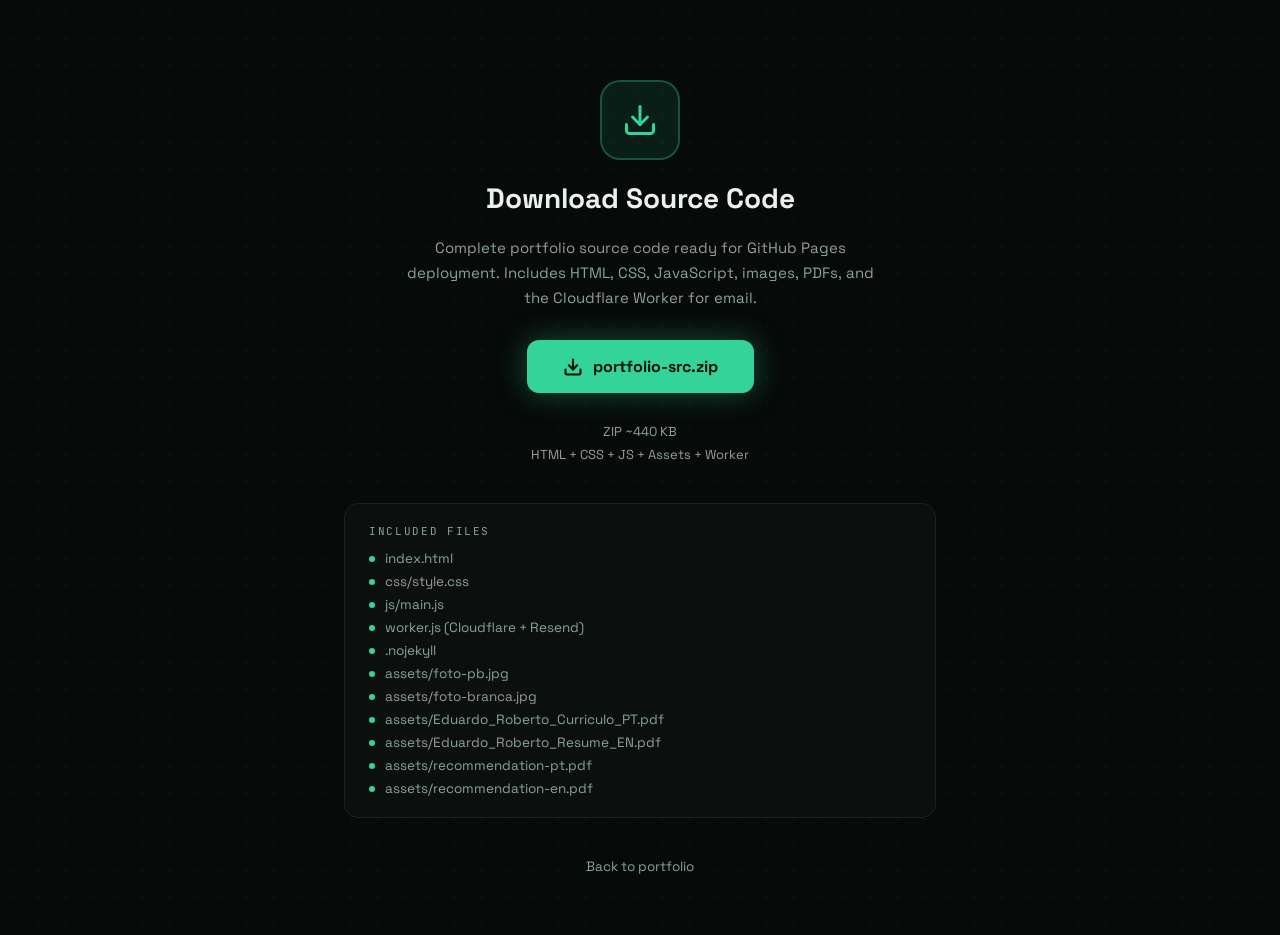
<file: download.html>
<!DOCTYPE html>
<html lang="en">
<head>
  <meta charset="utf-8">
  <meta name="viewport" content="width=device-width, initial-scale=1">
  <title>Download — Eduardo Roberto Portfolio</title>
  <link rel="preconnect" href="https://fonts.googleapis.com">
  <link href="https://fonts.googleapis.com/css2?family=Space+Grotesk:wght@400;500;600;700&family=JetBrains+Mono:wght@400;500;600&display=swap" rel="stylesheet">
  <link rel="stylesheet" href="css/style.css">
  <style>
    .dl-page { max-width: 640px; margin: 0 auto; padding: 80px 24px 60px; display: flex; flex-direction: column; align-items: center; text-align: center; gap: 20px; animation: fadeUp .6s ease both; }
    .dl-icon { width: 80px; height: 80px; border-radius: 20px; background: rgba(52,211,153,.1); border: 2px solid rgba(52,211,153,.3); display: grid; place-items: center; font-size: 32px; color: var(--accent, #34d399); }
    .dl-page h1 { font-size: 28px; font-weight: 700; margin: 0; }
    .dl-page p { color: var(--muted, #8aa398); font-size: 15px; line-height: 1.65; max-width: 48ch; }
    .dl-btn { display: inline-flex; align-items: center; gap: 10px; margin-top: 10px; padding: 16px 36px; background: var(--accent, #34d399); color: #04120b; border: none; border-radius: 12px; font-family: inherit; font-size: 16px; font-weight: 700; cursor: pointer; box-shadow: 0 0 30px rgba(52,211,153,.35); transition: opacity .2s, transform .2s; text-decoration: none; }
    .dl-btn:hover { opacity: .88; transform: translateY(-2px); color: #04120b; }
    .dl-btn svg { flex-shrink: 0; }
    .dl-info { margin-top: 10px; display: flex; flex-direction: column; gap: 6px; font-size: 13px; color: var(--muted, #8aa398); }
    .dl-info span { display: flex; align-items: center; gap: 8px; justify-content: center; }
    .dl-back { margin-top: 20px; color: var(--muted, #8aa398); font-size: 13.5px; }
    .dl-back:hover { color: var(--accent, #34d399); }
    .dl-files { margin-top: 20px; text-align: left; width: 100%; background: var(--panel, #0b100e); border: 1px solid var(--line, #17251f); border-radius: 14px; padding: 20px 24px; }
    .dl-files-title { font-family: 'JetBrains Mono', monospace; font-size: 11px; letter-spacing: .15em; color: var(--muted, #8aa398); margin-bottom: 12px; }
    .dl-files ul { list-style: none; padding: 0; margin: 0; display: flex; flex-direction: column; gap: 6px; }
    .dl-files li { font-size: 13.5px; color: var(--muted, #8aa398); display: flex; align-items: center; gap: 10px; }
    .dl-files li .dot { width: 6px; height: 6px; border-radius: 50%; background: var(--accent, #34d399); flex-shrink: 0; }
  </style>
</head>
<body>
  <div id="app">
    <div class="dl-page">
      <div class="dl-icon">
        <svg width="36" height="36" viewBox="0 0 24 24" fill="none" stroke="currentColor" stroke-width="2" stroke-linecap="round" stroke-linejoin="round"><path d="M21 15v4a2 2 0 0 1-2 2H5a2 2 0 0 1-2-2v-4"/><polyline points="7 10 12 15 17 10"/><line x1="12" y1="15" x2="12" y2="3"/></svg>
      </div>
      <h1>Download <span class="accent">Source Code</span></h1>
      <p>Complete portfolio source code ready for GitHub Pages deployment. Includes HTML, CSS, JavaScript, images, PDFs, and the Cloudflare Worker for email.</p>

      <a href="assets/portfolio-src.zip" download class="dl-btn">
        <svg width="20" height="20" viewBox="0 0 24 24" fill="none" stroke="currentColor" stroke-width="2.5" stroke-linecap="round" stroke-linejoin="round"><path d="M21 15v4a2 2 0 0 1-2 2H5a2 2 0 0 1-2-2v-4"/><polyline points="7 10 12 15 17 10"/><line x1="12" y1="15" x2="12" y2="3"/></svg>
        portfolio-src.zip
      </a>

      <div class="dl-info">
        <span>ZIP ~440 KB</span>
        <span>HTML + CSS + JS + Assets + Worker</span>
      </div>

      <div class="dl-files">
        <div class="dl-files-title">INCLUDED FILES</div>
        <ul>
          <li><span class="dot"></span>index.html</li>
          <li><span class="dot"></span>css/style.css</li>
          <li><span class="dot"></span>js/main.js</li>
          <li><span class="dot"></span>worker.js (Cloudflare + Resend)</li>
          <li><span class="dot"></span>.nojekyll</li>
          <li><span class="dot"></span>assets/foto-pb.jpg</li>
          <li><span class="dot"></span>assets/foto-branca.jpg</li>
          <li><span class="dot"></span>assets/Eduardo_Roberto_Curriculo_PT.pdf</li>
          <li><span class="dot"></span>assets/Eduardo_Roberto_Resume_EN.pdf</li>
          <li><span class="dot"></span>assets/recommendation-pt.pdf</li>
          <li><span class="dot"></span>assets/recommendation-en.pdf</li>
        </ul>
      </div>

      <a href="index.html" class="dl-back">Back to portfolio</a>
    </div>
  </div>
  <script>
    // Apply saved theme
    try {
      var theme = localStorage.getItem('edu-portfolio-theme') || 'dark';
      var dark = theme === 'dark';
      var el = document.documentElement;
      if (dark) {
        el.style.setProperty('--bg','#060a09'); el.style.setProperty('--panel','#0b100e');
        el.style.setProperty('--fg','#e8f2ec'); el.style.setProperty('--muted','#8aa398');
        el.style.setProperty('--line','#17251f'); el.style.setProperty('--accent','#34d399');
        el.style.setProperty('--navbg','rgba(6,10,9,.85)'); el.style.setProperty('--dot','rgba(52,211,153,.06)');
      } else {
        el.style.setProperty('--bg','#f4f8f5'); el.style.setProperty('--panel','#ffffff');
        el.style.setProperty('--fg','#15211b'); el.style.setProperty('--muted','#57695f');
        el.style.setProperty('--line','#dbe6de'); el.style.setProperty('--accent','#0e9f6e');
        el.style.setProperty('--navbg','rgba(244,248,245,.88)'); el.style.setProperty('--dot','rgba(14,159,110,.08)');
      }
      document.body.style.background = dark ? '#060a09' : '#f4f8f5';
    } catch(e) {}
  </script>
</body>
</html>
</file>
<file: css/style.css>
/* ===== RESET & BASE ===== */
*, *::before, *::after { box-sizing: border-box; margin: 0; padding: 0; }
html { scroll-behavior: smooth; }
body { margin: 0; background: var(--bg, #060a09); color: var(--fg, #e8f2ec); font-family: 'Space Grotesk', system-ui, sans-serif; -webkit-font-smoothing: antialiased; transition: background .3s, color .3s; }
a { color: #34d399; text-decoration: none; transition: color .2s; }
a:hover { color: #6ee7b7; }
input, textarea, select { font-family: 'Space Grotesk', system-ui, sans-serif; }
img { display: block; max-width: 100%; }

/* ===== ANIMATIONS ===== */
@keyframes fadeUp { from { opacity: 0; transform: translateY(16px); } to { opacity: 1; transform: none; } }
@keyframes scrollDot { 0% { transform: translateY(0); opacity: 1; } 70% { transform: translateY(10px); opacity: 0; } 100% { transform: translateY(0); opacity: 0; } }
@keyframes glowPulse { 0%,100% { box-shadow: 0 0 24px rgba(52,211,153,.35); } 50% { box-shadow: 0 0 44px rgba(52,211,153,.6); } }

/* ===== BG DOTS ===== */
#app { min-height: 100vh; background-image: radial-gradient(var(--dot, rgba(52,211,153,.06)) 1px, transparent 1.5px); background-size: 26px 26px; }

/* ===== NAV ===== */
.nav { position: sticky; top: 0; z-index: 50; backdrop-filter: blur(12px); background: var(--navbg, rgba(6,10,9,.85)); border-bottom: 1px solid var(--line, #17251f); }
.nav-inner { max-width: 1160px; margin: 0 auto; padding: 13px 24px; display: flex; align-items: center; gap: 18px; }
.nav-logo { font-family: 'JetBrains Mono', monospace; font-weight: 600; font-size: 14px; color: var(--fg, #e8f2ec); }
.nav-logo .accent { color: var(--accent, #34d399); }
.nav-links { display: flex; gap: 16px; font-size: 13.5px; font-weight: 500; align-items: center; }
.nav-links a { color: var(--muted, #8aa398); }
.nav-links a:hover { color: var(--accent, #34d399); }
.nav-cta { padding: 7px 16px; background: rgba(52,211,153,.12); border: 1px solid rgba(52,211,153,.35); border-radius: 999px; color: var(--accent, #34d399); font-weight: 600; }
.nav-cta:hover { background: rgba(52,211,153,.2); }
.nav-actions { display: flex; gap: 8px; align-items: center; }
.btn-theme { width: 32px; height: 30px; border: 1px solid var(--line, #17251f); border-radius: 8px; background: transparent; color: var(--fg, #e8f2ec); cursor: pointer; font-size: 14px; display: grid; place-items: center; transition: border-color .2s; }
.btn-theme:hover { border-color: var(--accent, #34d399); }
.lang-switch { display: flex; border: 1px solid var(--line, #17251f); border-radius: 8px; overflow: hidden; font-family: 'JetBrains Mono', monospace; font-size: 12px; }
.lang-btn { padding: 6px 12px; border: none; cursor: pointer; font-family: inherit; font-size: 12px; font-weight: 600; background: transparent; color: var(--muted, #8aa398); transition: all .2s; }
.lang-btn.active { background: var(--accent, #34d399); color: #04120b; }

/* ===== SECTION TITLE ===== */
.section-title { display: flex; gap: 14px; align-items: center; margin-bottom: 36px; }
.section-title .bar { width: 4px; height: 30px; background: var(--accent, #34d399); border-radius: 2px; }
.section-title h2 { margin: 0; font-size: 32px; font-weight: 700; }
.section-title h2 .accent { color: var(--accent, #34d399); }

/* ===== HERO ===== */
.hero { max-width: 900px; margin: 0 auto; padding: 36px 24px 24px; display: flex; flex-direction: column; align-items: center; text-align: center; gap: 12px; animation: fadeUp .6s ease both; }
.hero-badge { padding: 6px 16px; border: 1px solid rgba(52,211,153,.35); background: rgba(52,211,153,.08); border-radius: 999px; font-size: 12.5px; color: var(--accent, #34d399); display: flex; align-items: center; gap: 8px; }
.hero-badge .dot { width: 7px; height: 7px; border-radius: 50%; background: var(--accent, #34d399); }
.hero-avatar { width: 104px; height: 104px; border-radius: 50%; padding: 3px; border: 2px solid var(--accent, #34d399); animation: glowPulse 4s ease-in-out infinite; }
.hero-avatar img { width: 100%; height: 100%; object-fit: cover; object-position: top; border-radius: 50%; filter: grayscale(1); }
.hero-subtitle { font-family: 'JetBrains Mono', monospace; font-size: 14px; letter-spacing: .25em; color: var(--accent, #34d399); border-bottom: 1px dashed rgba(52,211,153,.4); padding-bottom: 6px; }
.hero h1 { margin: 0; font-size: 52px; line-height: 1.05; font-weight: 700; letter-spacing: -.02em; background: linear-gradient(100deg, var(--fg, #e8f2ec) 30%, var(--accent, #34d399) 85%); -webkit-background-clip: text; background-clip: text; -webkit-text-fill-color: transparent; }
.hero-role { margin: 0; font-size: 18px; font-weight: 400; color: var(--muted, #8aa398); }
.hero-desc { margin: 0; font-size: 14.5px; line-height: 1.65; color: var(--muted, #8aa398); max-width: 58ch; }
.hero-location { padding: 9px 20px; border: 1px solid var(--line, #17251f); background: var(--panel, #0b100e); border-radius: 999px; font-size: 13.5px; color: var(--muted, #8aa398); }
.hero-location .icon { color: var(--accent, #34d399); }
.hero-buttons { display: flex; gap: 12px; flex-wrap: wrap; justify-content: center; margin-top: 6px; }
.btn-primary { padding: 11px 22px; background: var(--accent, #34d399); color: #04120b; border-radius: 10px; font-weight: 600; font-size: 14.5px; box-shadow: 0 0 22px rgba(52,211,153,.35); display: inline-block; transition: opacity .2s; }
.btn-primary:hover { opacity: .88; color: #04120b; }
.btn-secondary { padding: 11px 22px; border: 1px solid var(--line, #17251f); background: var(--panel, #0b100e); color: var(--fg, #e8f2ec); border-radius: 10px; font-weight: 600; font-size: 14.5px; display: inline-block; transition: border-color .2s; }
.btn-secondary:hover { border-color: var(--accent, #34d399); color: var(--fg, #e8f2ec); }
.hero-social { display: flex; gap: 12px; margin-top: 4px; }
.social-circle { width: 40px; height: 40px; border: 1px solid var(--line, #17251f); border-radius: 50%; display: grid; place-items: center; font-family: 'JetBrains Mono', monospace; font-size: 12px; color: var(--muted, #8aa398); transition: all .2s; }
.social-circle:hover { border-color: var(--accent, #34d399); color: var(--accent, #34d399); }
.hero-tags { display: flex; gap: 8px; flex-wrap: wrap; justify-content: center; margin-top: 4px; font-family: 'JetBrains Mono', monospace; font-size: 11px; }
.hero-tags span { padding: 5px 13px; border: 1px solid var(--line, #17251f); border-radius: 999px; color: var(--muted, #8aa398); }

/* ===== CODE BLOCK ===== */
.code-block { margin-top: 6px; width: min(400px, 100%); background: var(--panel, #0b100e); border: 1px solid var(--line, #17251f); border-radius: 14px; overflow: hidden; text-align: left; box-shadow: 0 14px 44px rgba(0,0,0,.4); }
.code-bar { display: flex; align-items: center; gap: 6px; padding: 10px 14px; border-bottom: 1px solid var(--line, #17251f); }
.code-dot { width: 10px; height: 10px; border-radius: 50%; }
.code-bar .filename { margin-left: 8px; font-family: 'JetBrains Mono', monospace; font-size: 11px; color: var(--muted, #8aa398); }
.code-block pre { margin: 0; padding: 14px 18px; font-family: 'JetBrains Mono', monospace; font-size: 12px; line-height: 1.75; color: var(--muted, #8aa398); white-space: pre-wrap; }
.code-block .kw { color: #c084fc; }
.code-block .str { color: var(--accent, #34d399); }

/* ===== SCROLL INDICATOR ===== */
.scroll-hint { margin-top: 8px; display: flex; flex-direction: column; align-items: center; gap: 6px; color: var(--muted, #8aa398); }
.scroll-hint span { font-family: 'JetBrains Mono', monospace; font-size: 10.5px; letter-spacing: .2em; }
.scroll-mouse { width: 20px; height: 32px; border: 1.5px solid var(--muted, #8aa398); border-radius: 10px; display: flex; justify-content: center; padding-top: 5px; }
.scroll-mouse .dot { width: 3px; height: 7px; border-radius: 2px; background: var(--accent, #34d399); animation: scrollDot 1.6s ease infinite; }

/* ===== DIVIDER ===== */
.divider { max-width: 280px; margin: 24px auto; display: flex; align-items: center; gap: 10px; }
.divider span { flex: 1; height: 1px; background: var(--line, #17251f); }
.divider .dot { width: 6px; height: 6px; border-radius: 50%; background: var(--accent, #34d399); }

/* ===== ABOUT ===== */
.about-grid { display: grid; grid-template-columns: 280px 1fr 280px; gap: 24px; align-items: start; }
.about-card { background: var(--panel, #0b100e); border: 1px solid var(--line, #17251f); border-radius: 16px; padding: 24px; display: flex; flex-direction: column; align-items: center; gap: 12px; text-align: center; }
.about-card img { width: 150px; height: 190px; object-fit: cover; object-position: top; border-radius: 12px; }
.about-card .name { font-weight: 700; font-size: 16px; }
.about-card .role { font-size: 12.5px; color: var(--muted, #8aa398); }
.about-text { font-size: 14.5px; line-height: 1.75; color: var(--muted, #8aa398); display: flex; flex-direction: column; gap: 14px; }
.about-text p { margin: 0; }
.stats-grid { display: grid; grid-template-columns: 1fr 1fr; gap: 14px; align-content: start; }
.stat-card { background: var(--panel, #0b100e); border: 1px solid var(--line, #17251f); border-radius: 16px; padding: 20px 12px; text-align: center; }
.stat-card .number { font-size: 30px; font-weight: 700; color: var(--accent, #34d399); }
.stat-card .label { font-size: 11.5px; color: var(--muted, #8aa398); }
.learning-bar { margin-top: 24px; background: var(--panel, #0b100e); border: 1px solid var(--line, #17251f); border-radius: 16px; padding: 18px 24px; display: flex; align-items: center; gap: 16px; flex-wrap: wrap; }
.learning-bar .label { display: flex; align-items: center; gap: 10px; font-weight: 600; font-size: 14.5px; }
.learning-bar .icon { width: 34px; height: 34px; border-radius: 9px; background: rgba(52,211,153,.12); display: grid; place-items: center; color: var(--accent, #34d399); }
.learning-tags { flex: 1; display: flex; gap: 10px; flex-wrap: wrap; font-family: 'JetBrains Mono', monospace; font-size: 12px; }
.learning-tag { padding: 7px 14px; background: rgba(52,211,153,.08); border: 1px solid rgba(52,211,153,.25); border-radius: 999px; color: var(--accent, #34d399); }

/* ===== EXPERIENCE TIMELINE ===== */
.timeline { position: relative; padding-left: 34px; display: flex; flex-direction: column; gap: 22px; }
.timeline::before { content: ''; position: absolute; left: 8px; top: 14px; bottom: 14px; width: 1.5px; background: var(--line, #17251f); }
.timeline-item { position: relative; }
.timeline-dot { position: absolute; left: -32px; top: 22px; width: 13px; height: 13px; border-radius: 50%; border: 2px solid var(--accent, #34d399); background: var(--bg, #060a09); }
.timeline-card { background: var(--panel, #0b100e); border: 1px solid var(--line, #17251f); border-radius: 14px; padding: 22px 26px; transition: border-color .2s; }
.timeline-card:hover { border-color: rgba(52,211,153,.4); }
.timeline-header { display: flex; align-items: center; gap: 12px; flex-wrap: wrap; }
.timeline-icon { width: 32px; height: 32px; border-radius: 9px; background: rgba(52,211,153,.12); display: grid; place-items: center; color: var(--accent, #34d399); font-size: 14px; }
.timeline-header h3 { margin: 0; font-size: 17.5px; font-weight: 700; }
.timeline-dates { font-family: 'JetBrains Mono', monospace; font-size: 12.5px; color: var(--muted, #8aa398); margin-left: auto; }
.timeline-meta { display: flex; align-items: center; gap: 10px; margin: 8px 0 10px; flex-wrap: wrap; }
.timeline-company { font-size: 13.5px; color: var(--muted, #8aa398); }
.timeline-badge { padding: 3px 10px; background: var(--chipbg, rgba(16,24,20,.4)); border: 1px solid var(--line, #17251f); border-radius: 999px; font-size: 11px; color: var(--muted, #8aa398); }
.timeline-desc { margin: 0 0 14px; font-size: 14px; line-height: 1.65; color: var(--muted, #8aa398); }
.timeline-tags { display: flex; gap: 8px; flex-wrap: wrap; }
.tag-accent { padding: 5px 12px; background: rgba(52,211,153,.08); border: 1px solid rgba(52,211,153,.22); border-radius: 999px; font-size: 11.5px; color: var(--accent, #34d399); }

/* ===== SKILLS ===== */
.skills-panel { background: var(--panel, #0b100e); border: 1px solid var(--line, #17251f); border-radius: 16px; padding: 10px 30px 16px; }
.skills-grid { display: grid; grid-template-columns: 1fr 1fr; column-gap: 60px; }
.skill-row { display: flex; align-items: center; justify-content: space-between; gap: 16px; padding: 15px 0; border-bottom: 1px solid var(--line, #17251f); }
.skill-name { font-weight: 600; font-size: 14.5px; }
.pill { padding: 5px 14px; border-radius: 999px; font-size: 12px; font-weight: 600; border: 1px solid; white-space: nowrap; }
.pill-p { border-color: rgba(52,211,153,.5); color: #34d399; background: rgba(52,211,153,.08); }
.pill-c { border-color: rgba(88,166,255,.5); color: #58a6ff; background: rgba(88,166,255,.08); }
.pill-f { border-color: rgba(138,163,152,.5); color: var(--muted, #8aa398); background: transparent; }
.skill-legend { display: flex; gap: 26px; flex-wrap: wrap; padding-top: 16px; font-size: 12px; color: var(--muted, #8aa398); }
.skill-categories { display: grid; grid-template-columns: repeat(3, 1fr); gap: 20px; margin-top: 24px; }
.category-card { background: var(--panel, #0b100e); border: 1px solid var(--line, #17251f); border-radius: 16px; padding: 24px; }
.category-title { display: flex; align-items: center; gap: 10px; font-weight: 700; font-size: 15px; margin-bottom: 16px; }
.category-icon { width: 36px; height: 36px; border-radius: 10px; background: rgba(52,211,153,.12); display: grid; place-items: center; color: var(--accent, #34d399); }
.category-tags { display: flex; gap: 8px; flex-wrap: wrap; }
.category-tag { padding: 6px 13px; border: 1px solid var(--line, #17251f); border-radius: 8px; font-size: 12.5px; color: var(--muted, #8aa398); }

/* ===== PROJECTS ===== */
.filter-bar { display: flex; gap: 10px; flex-wrap: wrap; margin-bottom: 28px; }
.filter-chip { padding: 8px 16px; border-radius: 999px; cursor: pointer; font-family: inherit; font-size: 12.5px; font-weight: 600; border: 1px solid var(--line, #17251f); background: var(--panel, #0b100e); color: var(--muted, #8aa398); transition: all .2s; }
.filter-chip:hover { border-color: var(--accent, #34d399); }
.filter-chip.active { border-color: transparent; background: var(--accent, #34d399); color: #04120b; }
.projects-grid { display: grid; grid-template-columns: 1fr 1fr; gap: 18px; }
.project-card { background: var(--panel, #0b100e); border: 1px solid var(--line, #17251f); border-radius: 14px; padding: 22px 24px; display: flex; flex-direction: column; gap: 10px; transition: border-color .2s, transform .2s; }
.project-card:hover { border-color: rgba(52,211,153,.4); transform: translateY(-2px); }
.project-card h3 { margin: 0; font-size: 16.5px; font-weight: 700; }
.project-card h3 a { color: var(--fg, #e8f2ec); }
.project-card h3 a:hover { color: var(--accent, #34d399); }
.project-card .url { font-family: 'JetBrains Mono', monospace; font-size: 11px; color: var(--muted, #8aa398); word-break: break-all; }
.project-card .desc { margin: 0; font-size: 13.5px; line-height: 1.6; color: var(--muted, #8aa398); }
.project-card .tags { display: flex; gap: 8px; flex-wrap: wrap; margin-top: auto; }
.project-tag { padding: 4px 11px; background: var(--chipbg, rgba(16,24,20,.4)); border: 1px solid var(--line, #17251f); border-radius: 999px; font-size: 11px; color: var(--muted, #8aa398); }

/* ===== RECOMMENDATION ===== */
.rec-card { background: linear-gradient(160deg, rgba(52,211,153,.07), transparent 55%), var(--panel, #0b100e); border: 1px solid var(--line, #17251f); border-radius: 18px; padding: 30px 34px; }
.rec-header { display: flex; align-items: center; gap: 14px; margin-bottom: 18px; }
.rec-icon { width: 40px; height: 40px; border-radius: 10px; background: rgba(52,211,153,.12); display: grid; place-items: center; color: var(--accent, #34d399); }
.rec-header .name { font-weight: 700; font-size: 16px; }
.rec-header .role { font-size: 12.5px; color: var(--muted, #8aa398); }
.rec-quote { margin: 0; padding-left: 18px; border-left: 2px solid var(--accent, #34d399); font-style: italic; font-size: 14.5px; line-height: 1.8; color: var(--muted, #8aa398); }
.rec-footer { display: flex; align-items: center; gap: 12px; margin-top: 22px; padding-top: 18px; border-top: 1px solid var(--line, #17251f); flex-wrap: wrap; }
.rec-avatar { width: 40px; height: 40px; border-radius: 50%; background: rgba(52,211,153,.15); display: grid; place-items: center; color: var(--accent, #34d399); font-size: 12.5px; font-weight: 700; }
.rec-footer .name { font-weight: 700; font-size: 14px; }
.rec-footer .role { font-size: 12px; color: var(--muted, #8aa398); }
.rec-btn { padding: 9px 16px; border-radius: 9px; font-weight: 600; font-size: 12.5px; display: inline-block; transition: opacity .2s; }
.rec-btn:hover { opacity: .88; }
.rec-btn-primary { background: var(--accent, #34d399); color: #04120b; }
.rec-btn-secondary { border: 1px solid var(--line, #17251f); color: var(--fg, #e8f2ec); }
.rec-btn-secondary:hover { border-color: var(--accent, #34d399); }

/* ===== EDUCATION ===== */
.education-list { display: flex; flex-direction: column; gap: 20px; }
.edu-card { background: var(--panel, #0b100e); border: 1px solid var(--line, #17251f); border-radius: 16px; padding: 26px 30px; display: flex; gap: 16px; align-items: flex-start; flex-wrap: wrap; transition: border-color .2s; }
.edu-card.highlight { border-color: rgba(52,211,153,.3); }
.edu-icon { width: 44px; height: 44px; border-radius: 12px; background: rgba(52,211,153,.12); display: grid; place-items: center; color: var(--accent, #34d399); font-size: 19px; flex-shrink: 0; }
.edu-content { flex: 1; min-width: 260px; }
.edu-title { font-weight: 700; font-size: 17px; }
.edu-institution { font-size: 13.5px; color: var(--accent, #34d399); font-weight: 600; margin: 3px 0 8px; }
.edu-desc { font-size: 13.5px; line-height: 1.6; color: var(--muted, #8aa398); }
.edu-progress { margin-top: 14px; }
.edu-progress-header { display: flex; justify-content: space-between; font-size: 11px; color: var(--muted, #8aa398); margin-bottom: 6px; }
.edu-progress-bar { height: 6px; background: var(--line, #17251f); border-radius: 3px; overflow: hidden; }
.edu-progress-fill { height: 100%; background: var(--accent, #34d399); border-radius: 3px; transition: width .6s ease; }
.edu-date { font-family: 'JetBrains Mono', monospace; font-size: 12px; color: var(--muted, #8aa398); flex-shrink: 0; }

/* ===== CONTACT ===== */
.contact-grid { display: grid; grid-template-columns: 1fr 1.3fr; gap: 28px; align-items: start; }
.contact-info { display: flex; flex-direction: column; gap: 18px; }
.contact-item { display: flex; align-items: center; gap: 14px; }
.contact-icon { width: 42px; height: 42px; border-radius: 11px; background: rgba(52,211,153,.12); display: grid; place-items: center; color: var(--accent, #34d399); flex-shrink: 0; }
.contact-label { font-family: 'JetBrains Mono', monospace; font-size: 10.5px; letter-spacing: .15em; color: var(--muted, #8aa398); }
.contact-value { font-size: 14.5px; font-weight: 600; color: var(--fg, #e8f2ec); }
.contact-value a { color: var(--fg, #e8f2ec); }
.contact-value a:hover { color: var(--accent, #34d399); }
.contact-divider { height: 1px; background: var(--line, #17251f); margin: 6px 0; }
.shortcuts-title { font-family: 'JetBrains Mono', monospace; font-size: 10.5px; letter-spacing: .15em; color: var(--muted, #8aa398); }
.shortcut-list { display: flex; flex-direction: column; gap: 8px; font-size: 12.5px; color: var(--muted, #8aa398); }
.shortcut { display: flex; gap: 10px; align-items: center; }
.shortcut kbd { padding: 2px 8px; border: 1px solid var(--line, #17251f); border-radius: 5px; font-family: 'JetBrains Mono', monospace; font-size: 11px; }
.contact-socials { display: flex; gap: 12px; margin-top: 6px; }
.social-square { width: 40px; height: 40px; border: 1px solid var(--line, #17251f); border-radius: 11px; display: grid; place-items: center; font-family: 'JetBrains Mono', monospace; font-size: 12px; color: var(--muted, #8aa398); transition: all .2s; }
.social-square:hover { border-color: var(--accent, #34d399); color: var(--accent, #34d399); }
.vcard-btn { margin-top: 4px; padding: 12px 18px; border: 1px solid var(--line, #17251f); border-radius: 10px; text-align: center; font-weight: 600; font-size: 13.5px; color: var(--fg, #e8f2ec); display: inline-block; transition: border-color .2s; }
.vcard-btn:hover { border-color: var(--accent, #34d399); color: var(--fg, #e8f2ec); }

/* ===== CONTACT FORM ===== */
.contact-form { background: var(--panel, #0b100e); border: 1px solid var(--line, #17251f); border-radius: 18px; padding: 28px; display: flex; flex-direction: column; gap: 14px; }
.form-row { display: grid; grid-template-columns: 1fr 1fr; gap: 14px; }
.form-input { padding: 13px 16px; background: var(--bg, #060a09); border: 1px solid var(--line, #17251f); border-radius: 10px; color: var(--fg, #e8f2ec); font-size: 14px; outline: none; transition: border-color .2s; width: 100%; }
.form-input:focus { border-color: var(--accent, #34d399); }
.form-input::placeholder { color: var(--muted, #8aa398); }
textarea.form-input { resize: vertical; }
select.form-input { cursor: pointer; }
select.form-input option { background: var(--panel, #0b100e); color: var(--fg, #e8f2ec); }
.btn-send { padding: 15px; background: var(--accent, #34d399); color: #04120b; border: none; border-radius: 10px; font-weight: 700; font-size: 14.5px; cursor: pointer; font-family: inherit; box-shadow: 0 0 22px rgba(52,211,153,.3); transition: opacity .2s; }
.btn-send:hover { opacity: .88; }
.form-note { font-size: 11.5px; color: var(--muted, #8aa398); text-align: center; }

/* ===== FOOTER ===== */
.footer { border-top: 1px solid var(--line, #17251f); background: var(--panel, #0b100e); }
.footer-cta { max-width: 1160px; margin: 0 auto; padding: 36px 24px; display: flex; align-items: center; gap: 20px; flex-wrap: wrap; border-bottom: 1px solid var(--line, #17251f); }
.footer-cta .title { font-weight: 700; font-size: 16px; }
.footer-cta .subtitle { font-size: 13px; color: var(--muted, #8aa398); }
.footer-cta-buttons { display: flex; gap: 12px; flex-wrap: wrap; }
.footer-links .footer-download-btn { display: inline-block; margin-top: 16px; padding: 11px 20px; border: 1.5px solid var(--accent, #34d399); border-radius: 10px; font-weight: 700; font-size: 13.5px; color: var(--accent, #34d399) !important; background: rgba(52,211,153,.08); transition: all .2s; }
.footer-links .footer-download-btn:hover { background: rgba(52,211,153,.18) !important; color: var(--accent, #34d399) !important; }
.footer-links { max-width: 1160px; margin: 0 auto; padding: 36px 24px; display: grid; grid-template-columns: 1.4fr 1fr 1fr; gap: 32px; }
.footer-col-title { font-family: 'JetBrains Mono', monospace; font-size: 10.5px; letter-spacing: .15em; color: var(--muted, #8aa398); margin-bottom: 12px; }
.footer-links a { color: var(--muted, #8aa398); font-size: 13.5px; }
.footer-links a:hover { color: var(--accent, #34d399); }
.footer-col-links { display: flex; flex-direction: column; gap: 8px; }
.footer-bottom { max-width: 1160px; margin: 0 auto; padding: 20px 24px 28px; display: flex; align-items: center; gap: 12px; flex-wrap: wrap; justify-content: center; font-size: 12px; color: var(--muted, #8aa398); }
.footer-tag { padding: 3px 10px; border: 1px solid var(--line, #17251f); border-radius: 999px; font-family: 'JetBrains Mono', monospace; font-size: 10.5px; }

/* ===== FLOATING BUTTONS ===== */
.float-resume { position: fixed; left: 22px; bottom: 22px; z-index: 60; padding: 11px 18px; background: var(--panel, #0b100e); border: 1px solid var(--line, #17251f); border-radius: 999px; font-weight: 600; font-size: 13px; color: var(--fg, #e8f2ec); display: flex; align-items: center; gap: 8px; box-shadow: 0 6px 20px rgba(0,0,0,.35); transition: border-color .2s; }
.float-resume:hover { border-color: var(--accent, #34d399); color: var(--fg, #e8f2ec); }
.btn-top { position: fixed; right: 22px; bottom: 88px; z-index: 60; width: 46px; height: 46px; border-radius: 50%; background: var(--panel, #0b100e); color: var(--accent, #34d399); border: 1px solid var(--line, #17251f); font-size: 18px; cursor: pointer; box-shadow: 0 6px 20px rgba(0,0,0,.35); display: grid; place-items: center; transition: border-color .2s; }
.btn-top:hover { border-color: var(--accent, #34d399); }
.btn-whatsapp { position: fixed; right: 22px; bottom: 22px; z-index: 60; width: 54px; height: 54px; border-radius: 50%; background: #25D366; color: #fff; display: grid; place-items: center; box-shadow: 0 8px 26px rgba(37,211,102,.45); transition: opacity .2s; }
.btn-whatsapp:hover { opacity: .88; color: #fff; }

/* ===== RESPONSIVE ===== */
@media (max-width: 900px) {
  .about-grid { grid-template-columns: 1fr; }
  .stats-grid { grid-template-columns: repeat(4, 1fr); }
  .skill-categories { grid-template-columns: 1fr; }
  .projects-grid { grid-template-columns: 1fr; }
  .contact-grid { grid-template-columns: 1fr; }
  .footer-links { grid-template-columns: 1fr; }
  .hero h1 { font-size: 38px; }
  .nav-links { display: none; }
}
@media (max-width: 600px) {
  .stats-grid { grid-template-columns: 1fr 1fr; }
  .skills-grid { grid-template-columns: 1fr; }
  .form-row { grid-template-columns: 1fr; }
  .footer-cta { flex-direction: column; text-align: center; }
  .hero h1 { font-size: 32px; }
  .section-title h2 { font-size: 26px; }
  .rec-card { padding: 20px; }
}

/* ===== HIDDEN ===== */
.hidden { display: none !important; }
</file>
<file: css/portfolio-layout.css>
/* =========================================================
   PORTFOLIO LAYOUT — VERSÃO CORRIGIDA
   Este arquivo substitui integralmente css/portfolio-layout.css
   ========================================================= */

:root {
  --portfolio-max: 1160px;
  --featured-radius: 16px;
  --featured-media-ratio: 16 / 9;
}

/* ---------- Ritmo e largura das seções ---------- */
.portfolio-section,
#about,
#experience,
#skills,
#toronto,
#interests,
#education,
#contact {
  width: min(100%, var(--portfolio-max));
  max-width: var(--portfolio-max) !important;
  margin-inline: auto !important;
  padding: 64px 24px !important;
}

#contact {
  padding-bottom: 82px !important;
}

.section-title {
  margin-bottom: 28px !important;
}

.section-title h2 {
  font-size: clamp(24px, 2.6vw, 34px) !important;
}

.section-subtitle,
.interests-subtitle {
  margin: -12px 0 30px 18px !important;
  max-width: 70ch;
  font-size: 13px !important;
  line-height: 1.65;
  color: var(--muted, #8aa398);
}

/* ---------- Toronto e interesses ---------- */
.toronto-grid {
  display: grid;
  grid-template-columns: repeat(2, minmax(0, 1fr));
  gap: 16px;
}

.interests-grid {
  display: grid;
  grid-template-columns: repeat(3, minmax(0, 1fr));
  gap: 16px;
}

.toronto-card,
.interest-card {
  min-width: 0;
  min-height: 128px;
  padding: 22px;
  border: 1px solid var(--line, #17251f);
  border-radius: 16px;
  background: var(--panel, #0b100e);
  box-shadow: 0 14px 42px rgba(0, 0, 0, .18);
  transition: transform .2s ease, border-color .2s ease, box-shadow .2s ease;
}

.toronto-card {
  display: flex;
  gap: 16px;
}

.interest-card .extra-card-icon {
  margin-bottom: 14px;
}

.toronto-card:hover,
.interest-card:hover,
.featured-project-card:hover {
  transform: translateY(-3px);
  border-color: rgba(52, 211, 153, .45);
  box-shadow: 0 20px 52px rgba(0, 0, 0, .28);
}

.extra-card-icon {
  display: grid;
  flex: 0 0 36px;
  width: 36px;
  height: 36px;
  place-items: center;
  border-radius: 10px;
  background: rgba(52, 211, 153, .12);
  color: var(--accent, #34d399);
}

.extra-card-title {
  margin-bottom: 6px;
  font-size: 14px;
  font-weight: 700;
}

.extra-card-text {
  font-size: 12.5px;
  line-height: 1.6;
  color: var(--muted, #8aa398);
}

/* ---------- Sombreamento dos cards existentes ---------- */
.category-card,
.timeline-card,
.stat-card,
.about-card,
.skills-panel,
.rec-card,
.edu-card,
.contact-form {
  box-shadow: 0 14px 42px rgba(0, 0, 0, .18);
}

/* =========================================================
   PROJETOS EM DESTAQUE
   ========================================================= */
.featured-projects-list {
  display: grid;
  gap: 18px;
  width: 100%;
}

.featured-project-card {
  display: grid;
  grid-template-columns: minmax(0, 42%) minmax(0, 1fr);
  width: 100%;
  min-width: 0;
  overflow: hidden;
  border: 1px solid var(--line, #17251f);
  border-radius: var(--featured-radius);
  background: var(--panel, #0b100e);
  box-shadow: 0 14px 42px rgba(0, 0, 0, .18);
  transition: transform .2s ease, border-color .2s ease, box-shadow .2s ease;
}

.featured-project-card-reverse {
  grid-template-columns: minmax(0, 1fr) minmax(0, 42%);
}

/* O contêiner controla o tamanho. A imagem nunca controla o card. */
.featured-project-media {
  position: relative;
  width: 100%;
  min-width: 0;
  aspect-ratio: var(--featured-media-ratio);
  overflow: hidden;
  background: #080d0b;
  border-right: 1px solid var(--line, #17251f);
}

.featured-project-card-reverse .featured-project-media {
  order: 2;
  border-right: 0;
  border-left: 1px solid var(--line, #17251f);
}

.featured-project-image {
  position: absolute;
  inset: 0;
  display: block;
  width: 100%;
  height: 100%;
  max-width: none;
  object-fit: cover;
  object-position: center;
  border: 0;
}

/* Enquadramento específico dos arquivos originais */
.featured-project-image[src*="featured-rpg"] {
  object-position: center;
}

.featured-project-image[src*="featured-artificial"] {
  object-position: center top;
}

.featured-project-image[src*="featured-burger"] {
  object-position: center top;
}

.featured-project-content {
  display: flex;
  min-width: 0;
  flex-direction: column;
  justify-content: center;
  padding: 30px 34px;
  overflow-wrap: anywhere;
}

.featured-project-kicker {
  margin-bottom: 10px;
  font-family: 'JetBrains Mono', monospace;
  font-size: 10px;
  letter-spacing: .14em;
  color: var(--accent, #34d399);
}

.featured-project-content h3 {
  margin: 0 0 10px;
  font-size: 22px;
}

.featured-project-content p {
  margin: 0;
  max-width: 62ch;
  font-size: 13px;
  line-height: 1.7;
  color: var(--muted, #8aa398);
}

.featured-project-tags {
  display: flex;
  flex-wrap: wrap;
  gap: 7px;
  margin-top: 18px;
}

.featured-project-tags span {
  padding: 5px 10px;
  border: 1px solid rgba(52, 211, 153, .22);
  border-radius: 999px;
  background: rgba(52, 211, 153, .07);
  font-family: 'JetBrains Mono', monospace;
  font-size: 10px;
  color: var(--accent, #34d399);
}

.featured-project-button {
  align-self: flex-start;
  margin-top: 20px;
  padding: 9px 14px;
  border-radius: 8px;
  background: var(--accent, #34d399);
  font-size: 12px;
  font-weight: 700;
  color: #04120b;
}

.featured-project-button:hover {
  color: #04120b;
  opacity: .88;
}

/* ---------- Repositórios ---------- */
.repositories-section .filter-bar {
  margin-bottom: 18px;
}

.repositories-section .projects-grid {
  grid-template-columns: repeat(3, minmax(0, 1fr)) !important;
  gap: 14px !important;
}

.repositories-section .project-card {
  min-width: 0;
  min-height: 150px;
  padding: 18px !important;
}

/* ---------- Ajustes gerais ---------- */
.hero {
  padding-top: 34px !important;
  padding-bottom: 36px !important;
}

.divider {
  margin: 14px auto 10px !important;
}

.footer {
  margin-top: 0 !important;
}

/* ---------- Tablets ---------- */
@media (max-width: 980px) {
  .featured-project-card,
  .featured-project-card-reverse {
    grid-template-columns: 1fr;
  }

  .featured-project-card-reverse .featured-project-media {
    order: 0;
  }

  .featured-project-media,
  .featured-project-card-reverse .featured-project-media {
    width: 100%;
    aspect-ratio: 16 / 8;
    border: 0;
    border-bottom: 1px solid var(--line, #17251f);
  }

  .repositories-section .projects-grid {
    grid-template-columns: repeat(2, minmax(0, 1fr)) !important;
  }
}

/* ---------- Celulares ---------- */
@media (max-width: 760px) {
  .portfolio-section,
  #about,
  #experience,
  #skills,
  #toronto,
  #interests,
  #education,
  #contact {
    padding: 48px 18px !important;
  }

  .toronto-grid,
  .interests-grid,
  .repositories-section .projects-grid {
    grid-template-columns: 1fr !important;
  }

  .featured-project-media,
  .featured-project-card-reverse .featured-project-media {
    aspect-ratio: 16 / 9;
  }

  .featured-project-content {
    padding: 24px 22px;
  }

  .featured-project-content h3 {
    font-size: 20px;
  }
}

@media (max-width: 480px) {
  .portfolio-section,
  #about,
  #experience,
  #skills,
  #toronto,
  #interests,
  #education,
  #contact {
    padding-inline: 14px !important;
  }

  .featured-project-card {
    border-radius: 14px;
  }

  .featured-project-content {
    padding: 20px 18px 22px;
  }

  .featured-project-media,
  .featured-project-card-reverse .featured-project-media {
    aspect-ratio: 4 / 3;
  }
}
/* =========================================================
   CORREÇÃO RESPONSIVA — IMAGENS DOS PROJETOS EM DESTAQUE
   ========================================================= */

/* Impede qualquer conteúdo do card de ultrapassar seus limites */
.featured-project,
.featured-project-card,
.featured-card {
  width: 100%;
  min-width: 0;
  overflow: hidden;
}

/* Área padronizada que contém a imagem */
.featured-project-image,
.featured-project-media,
.featured-card-image {
  position: relative;
  width: 100%;
  min-width: 0;
  height: clamp(230px, 30vw, 390px);
  overflow: hidden;
  background: var(--panel, #0b100e);
}

/* Todas as imagens recebem exatamente o tamanho do container */
.featured-project-image img,
.featured-project-media img,
.featured-card-image img,
.featured-project > img,
.featured-project-card > img,
.featured-card > img {
  display: block;
  width: 100%;
  max-width: 100%;
  height: 100%;
  min-height: 0;
  object-fit: cover;
  object-position: center;
  border: 0;
}

/* Ajuste individual do enquadramento de cada projeto */
img[src*="featured-rpg"],
img[src*="rpg-tokens-forge-ai"] {
  object-position: center;
}

img[src*="featured-artificial"],
img[src*="mundo-artificial"] {
  object-position: center top;
}

img[src*="featured-burger"],
img[src*="dragon-burguer"] {
  object-position: center top;
}

/* Caso o card seja uma grade com texto e imagem */
.featured-project,
.featured-project-card {
  display: grid;
  grid-template-columns: minmax(0, 1fr) minmax(320px, 1fr);
  align-items: stretch;
}

/* Conteúdo textual também não pode forçar a largura */
.featured-project-content,
.featured-project-info,
.featured-card-content {
  min-width: 0;
  overflow-wrap: anywhere;
}

/* Alternância visual de texto e imagem */
.featured-project.reverse,
.featured-project-card.reverse {
  grid-template-columns: minmax(320px, 1fr) minmax(0, 1fr);
}

.featured-project.reverse .featured-project-image,
.featured-project-card.reverse .featured-project-image {
  order: -1;
}

/* Tablets */
@media (max-width: 900px) {
  .featured-project,
  .featured-project-card,
  .featured-project.reverse,
  .featured-project-card.reverse {
    grid-template-columns: 1fr;
  }

  .featured-project-image,
  .featured-project-media,
  .featured-card-image {
    width: 100%;
    height: clamp(220px, 55vw, 360px);
    order: initial !important;
  }

  .featured-project-image img,
  .featured-project-media img,
  .featured-card-image img,
  .featured-project > img,
  .featured-project-card > img,
  .featured-card > img {
    width: 100%;
    height: 100%;
  }
}

/* Celulares */
@media (max-width: 600px) {
  .featured-project,
  .featured-project-card,
  .featured-card {
    width: 100%;
    max-width: 100%;
    border-radius: 14px;
  }

  .featured-project-image,
  .featured-project-media,
  .featured-card-image {
    height: 220px;
  }

  .featured-project-content,
  .featured-project-info,
  .featured-card-content {
    padding: 20px;
  }
}

/* Celulares muito estreitos */
@media (max-width: 380px) {
  .featured-project-image,
  .featured-project-media,
  .featured-card-image {
    height: 190px;
  }
}
</file>
